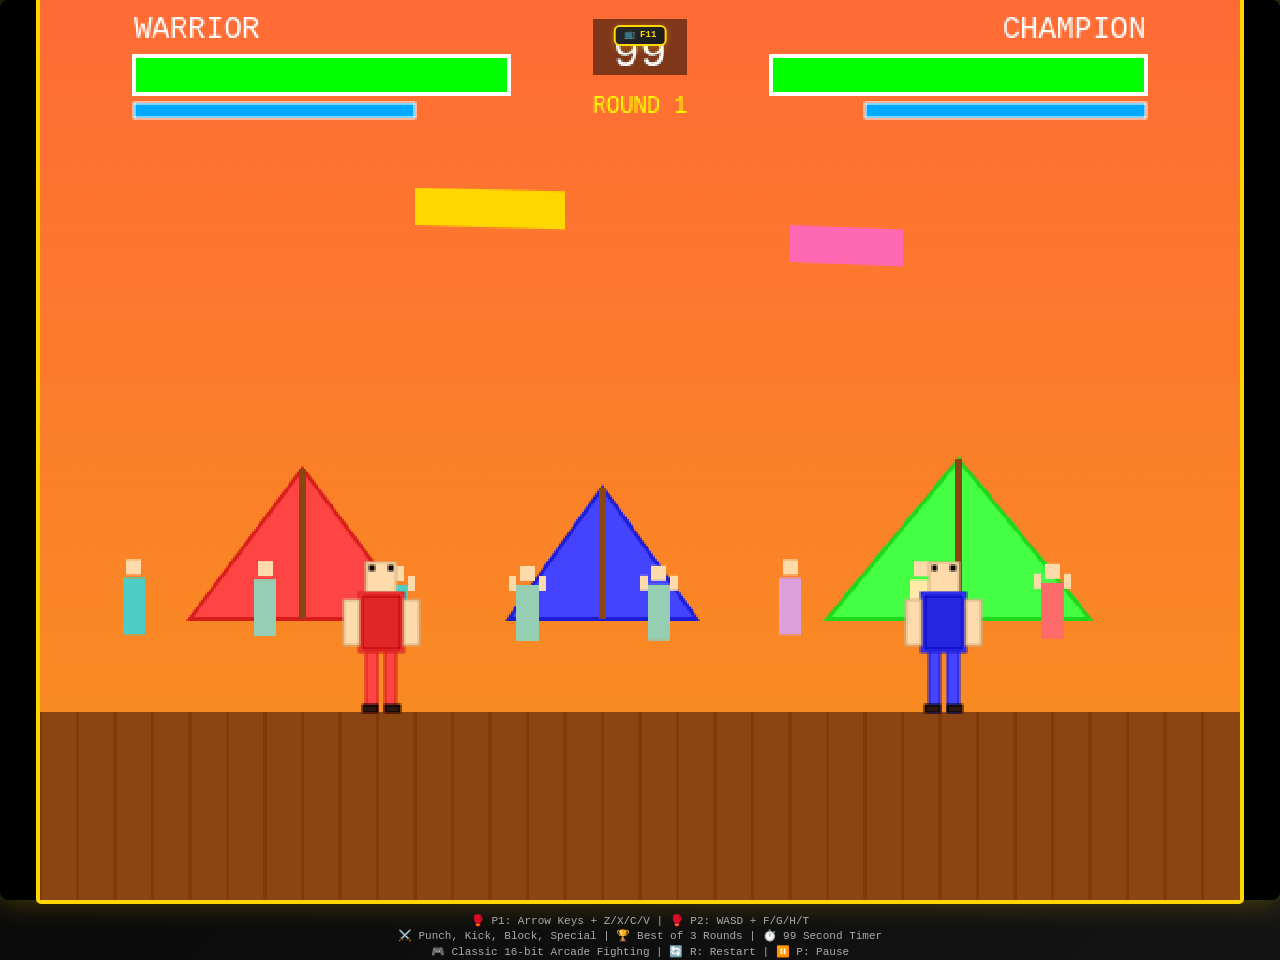
<file: index.html>
<!DOCTYPE html>
<html lang="pt-BR">
<head>
    <meta charset="UTF-8">
    <meta name="viewport" content="width=device-width, initial-scale=1.0">
    <title>Pixel Warriors - Classic Arcade Fighting Game</title>
    <link rel="stylesheet" href="style.css">
</head>
<body>
    <div id="gameContainer">
        <div class="game-info">
            PIXEL WARRIORS - ARCADE FIGHTER
        </div>
        <canvas id="gameCanvas"></canvas>
        <button id="fullscreenBtn" class="fullscreen-btn" title="Tela Cheia (F11)">
            📺 F11
        </button>
        <div class="controls">
            🥊 P1: Arrow Keys + Z/X/C/V | 🥊 P2: WASD + F/G/H/T<br>
            ⚔️ Punch, Kick, Block, Special | 🏆 Best of 3 Rounds | ⏱️ 99 Second Timer<br>
            🎮 Classic 16-bit Arcade Fighting | 🔄 R: Restart | ⏸️ P: Pause
        </div>
    </div>
    
    <!-- Mobile Touch Controls for Fighting Game -->
    <div id="mobileControls" class="mobile-controls">
        <!-- Movement Controls (Left) -->
        <div class="controls-left">
            <div class="dpad">
                <div class="dpad-button dpad-up" data-key="ArrowUp">↑</div>
                <div class="dpad-button dpad-down" data-key="ArrowDown">↓</div>
                <div class="dpad-button dpad-left" data-key="ArrowLeft">←</div>
                <div class="dpad-button dpad-right" data-key="ArrowRight">→</div>
                <div class="dpad-center"></div>
            </div>
        </div>

        <!-- System Controls (Center) -->
        <div class="controls-center">
            <div class="system-buttons">
                <div class="system-button" data-key="KeyP" title="Pause">PAUSE</div>
                <div class="system-button" data-key="KeyR" title="Restart">RESTART</div>
            </div>
        </div>
        
        <!-- Fighting Controls (Right) -->
        <div class="controls-right">
            <div class="action-buttons">
                <div class="action-button punch" data-key="KeyZ" title="Punch">
                    👊
                </div>
                <div class="action-button kick" data-key="KeyX" title="Kick">
                    🦵
                </div>
                <div class="action-button block" data-key="KeyC" title="Block">
                    🛡️
                </div>
                <div class="action-button special" data-key="KeyV" title="Special">
                    ⚡
                </div>
            </div>
        </div>
    </div>
    <script src="game.js"></script>
</body>
</html>
</file>
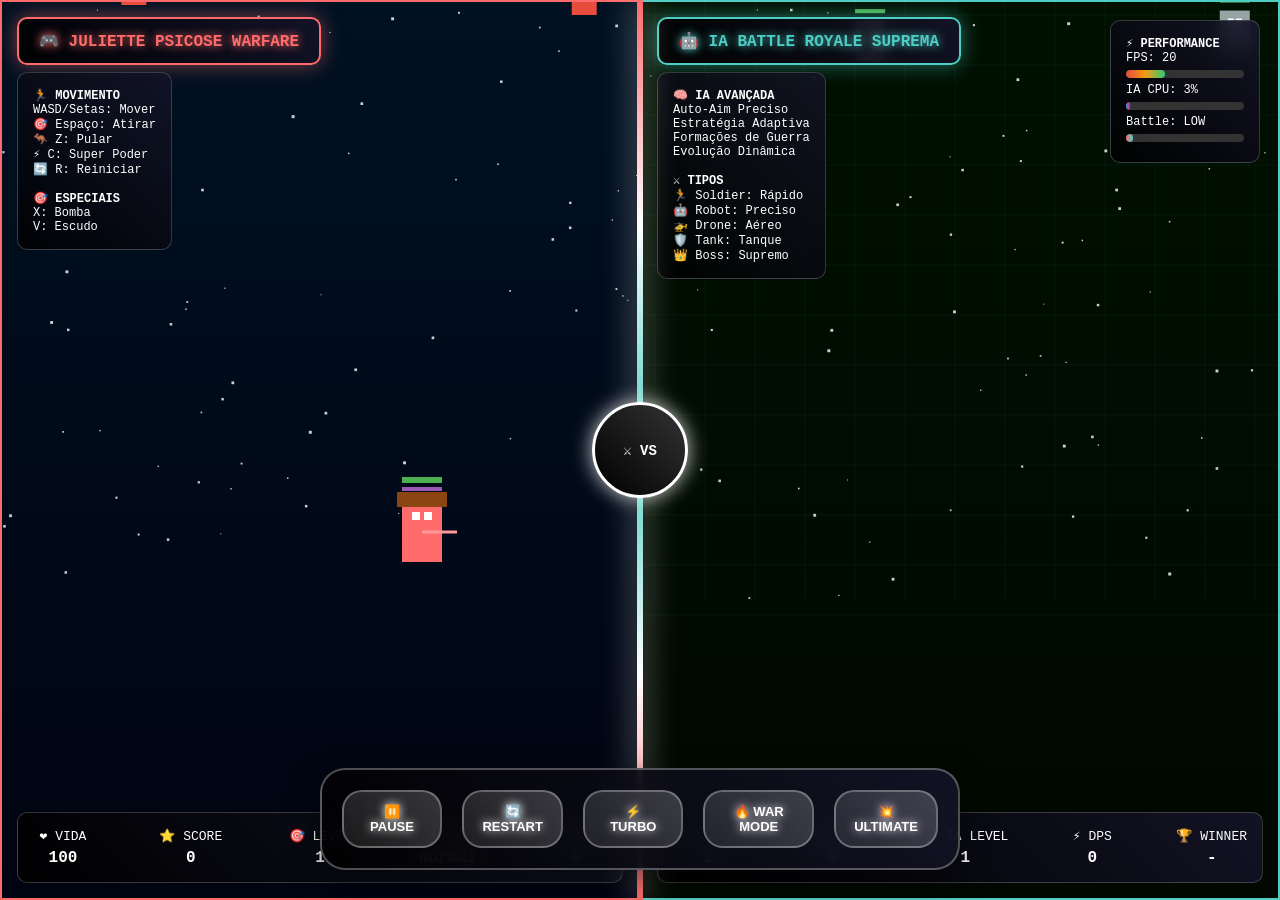
<file: battle_royale_split.html>
<!DOCTYPE html>
<html lang="pt-BR">
<head>
    <meta charset="UTF-8">
    <meta name="viewport" content="width=device-width, initial-scale=1.0">
    <title>Juliette 2D - Battle Royale: Juliette vs IA Suprema</title>
    <style>
        * {
            margin: 0;
            padding: 0;
            box-sizing: border-box;
        }
        
        body {
            background: linear-gradient(45deg, #0f0f23, #1a1a2e, #16213e, #2d1b69);
            background-size: 400% 400%;
            animation: gradientShift 10s ease infinite;
            font-family: 'Courier New', monospace;
            color: white;
            overflow: hidden;
        }
        
        @keyframes gradientShift {
            0%, 100% { background-position: 0% 50%; }
            50% { background-position: 100% 50%; }
        }
        
        #gameContainer {
            width: 100vw;
            height: 100vh;
            display: flex;
            position: relative;
        }
        
        .game-panel {
            width: 50%;
            height: 100vh;
            position: relative;
            border: 2px solid;
            overflow: hidden;
        }
        
        .juliette-panel {
            border-color: #ff6b6b;
            box-shadow: inset 0 0 50px rgba(255, 107, 107, 0.2);
        }
        
        .ai-panel {
            border-color: #4ecdc4;
            box-shadow: inset 0 0 50px rgba(76, 205, 196, 0.2);
        }
        
        .game-panel canvas {
            width: 100%;
            height: 100%;
            background: radial-gradient(ellipse at center, #111 0%, #000 100%);
            image-rendering: pixelated;
        }
        
        .panel-header {
            position: absolute;
            top: 15px;
            left: 15px;
            z-index: 100;
            background: linear-gradient(45deg, rgba(0,0,0,0.9), rgba(20,20,40,0.9));
            padding: 12px 20px;
            border-radius: 10px;
            font-size: 16px;
            font-weight: bold;
            backdrop-filter: blur(10px);
            border: 2px solid;
            text-shadow: 0 0 10px currentColor;
        }
        
        .juliette-panel .panel-header {
            color: #ff6b6b;
            border-color: #ff6b6b;
            box-shadow: 0 0 20px rgba(255, 107, 107, 0.5);
        }
        
        .ai-panel .panel-header {
            color: #4ecdc4;
            border-color: #4ecdc4;
            box-shadow: 0 0 20px rgba(76, 205, 196, 0.5);
        }
        
        .divider {
            position: absolute;
            left: 50%;
            top: 0;
            width: 6px;
            height: 100vh;
            background: linear-gradient(to bottom, 
                #ff6b6b 0%, 
                #ffffff 25%,
                #4ecdc4 50%,
                #ffffff 75%,
                #ff6b6b 100%);
            transform: translateX(-50%);
            z-index: 200;
            box-shadow: 0 0 30px rgba(255, 255, 255, 0.8);
            animation: dividerPulse 3s ease-in-out infinite;
        }
        
        @keyframes dividerPulse {
            0%, 100% { box-shadow: 0 0 30px rgba(255, 255, 255, 0.8); }
            50% { box-shadow: 0 0 60px rgba(255, 255, 255, 1); }
        }
        
        .divider::before {
            content: "⚔️\AVS";
            position: absolute;
            top: 50%;
            left: 50%;
            transform: translate(-50%, -50%);
            background: linear-gradient(45deg, #000, #333);
            color: #fff;
            padding: 15px;
            border-radius: 50%;
            font-weight: bold;
            font-size: 14px;
            width: 60px;
            height: 60px;
            display: flex;
            align-items: center;
            justify-content: center;
            border: 3px solid #fff;
            box-shadow: 0 0 20px rgba(255, 255, 255, 0.8);
            animation: vsRotate 4s linear infinite;
            text-align: center;
        }
        
        @keyframes vsRotate {
            from { transform: translate(-50%, -50%) rotate(0deg); }
            to { transform: translate(-50%, -50%) rotate(360deg); }
        }
        
        .stats-panel {
            position: absolute;
            bottom: 15px;
            left: 15px;
            right: 15px;
            background: linear-gradient(45deg, rgba(0,0,0,0.9), rgba(20,20,40,0.9));
            padding: 15px;
            border-radius: 10px;
            display: flex;
            justify-content: space-between;
            font-size: 13px;
            z-index: 100;
            backdrop-filter: blur(10px);
            border: 1px solid rgba(255,255,255,0.2);
        }
        
        .stat-item {
            display: flex;
            flex-direction: column;
            align-items: center;
            min-width: 60px;
        }
        
        .stat-value {
            font-size: 16px;
            font-weight: bold;
            margin-top: 5px;
        }
        
        .controls-info {
            position: absolute;
            top: 70px;
            left: 15px;
            background: linear-gradient(45deg, rgba(0,0,0,0.8), rgba(20,20,40,0.8));
            padding: 15px;
            border-radius: 10px;
            font-size: 12px;
            max-width: 200px;
            z-index: 100;
            backdrop-filter: blur(10px);
            border: 1px solid rgba(255,255,255,0.2);
        }
        
        .battle-controls {
            position: fixed;
            bottom: 30px;
            left: 50%;
            transform: translateX(-50%);
            z-index: 300;
            display: flex;
            gap: 20px;
            background: linear-gradient(45deg, rgba(0,0,0,0.9), rgba(20,20,40,0.9));
            padding: 20px;
            border-radius: 25px;
            backdrop-filter: blur(15px);
            border: 2px solid rgba(255,255,255,0.3);
            box-shadow: 0 10px 30px rgba(0,0,0,0.5);
        }
        
        .control-btn {
            background: linear-gradient(45deg, rgba(255, 255, 255, 0.1), rgba(255, 255, 255, 0.2));
            border: 2px solid rgba(255, 255, 255, 0.3);
            color: white;
            padding: 12px 18px;
            border-radius: 20px;
            font-size: 13px;
            font-weight: bold;
            cursor: pointer;
            backdrop-filter: blur(10px);
            transition: all 0.3s ease;
            text-shadow: 0 0 10px currentColor;
            min-width: 100px;
        }
        
        .control-btn:hover {
            background: linear-gradient(45deg, rgba(255, 255, 255, 0.2), rgba(255, 255, 255, 0.3));
            border-color: rgba(255, 255, 255, 0.6);
            transform: translateY(-2px);
            box-shadow: 0 5px 15px rgba(255, 255, 255, 0.3);
        }
        
        .control-btn.active {
            background: linear-gradient(45deg, #4ecdc4, #45b7b8);
            border-color: #4ecdc4;
            transform: scale(1.05);
            box-shadow: 0 0 20px rgba(76, 205, 196, 0.6);
        }
        
        .war-mode {
            background: linear-gradient(45deg, #e74c3c, #c0392b) !important;
            border-color: #e74c3c !important;
            animation: warPulse 1s ease-in-out infinite;
        }
        
        @keyframes warPulse {
            0%, 100% { box-shadow: 0 0 20px rgba(231, 76, 60, 0.6); }
            50% { box-shadow: 0 0 40px rgba(231, 76, 60, 1); }
        }
        
        .performance-meter {
            position: fixed;
            top: 20px;
            right: 20px;
            background: linear-gradient(45deg, rgba(0,0,0,0.9), rgba(20,20,40,0.9));
            padding: 15px;
            border-radius: 10px;
            z-index: 300;
            backdrop-filter: blur(10px);
            border: 1px solid rgba(255,255,255,0.2);
            font-size: 12px;
            min-width: 150px;
        }
        
        .meter-bar {
            width: 100%;
            height: 8px;
            background: #333;
            border-radius: 4px;
            margin: 5px 0;
            overflow: hidden;
        }
        
        .meter-fill {
            height: 100%;
            border-radius: 4px;
            transition: width 0.3s ease;
        }
        
        .fps-fill { background: linear-gradient(to right, #e74c3c, #f39c12, #2ecc71); }
        .ai-fill { background: linear-gradient(to right, #3498db, #9b59b6, #e91e63); }
        .battle-fill { background: linear-gradient(to right, #ff6b6b, #4ecdc4); }
        
        /* Responsivo */
        @media (max-width: 768px) {
            #gameContainer { flex-direction: column; }
            .game-panel { width: 100%; height: 50vh; }
            .divider { left: 0; top: 50%; width: 100vw; height: 6px; transform: translateY(-50%); }
            .divider::before { left: 50%; top: 50%; }
            .battle-controls { 
                bottom: 10px; 
                padding: 15px; 
                gap: 10px;
                flex-wrap: wrap;
                max-width: 90vw;
            }
            .control-btn { 
                padding: 10px 12px; 
                font-size: 11px; 
                min-width: 80px;
            }
        }
    </style>
</head>
<body>
    <div id="gameContainer">
        <!-- Painel da Juliette -->
        <div class="game-panel juliette-panel">
            <div class="panel-header">
                🎮 JULIETTE PSICOSE WARFARE
            </div>
            <div class="controls-info">
                <strong>🏃 MOVIMENTO</strong><br>
                WASD/Setas: Mover<br>
                🎯 Espaço: Atirar<br>
                🦘 Z: Pular<br>
                ⚡ C: Super Poder<br>
                🔄 R: Reiniciar<br><br>
                <strong>🎯 ESPECIAIS</strong><br>
                X: Bomba<br>
                V: Escudo
            </div>
            <canvas id="julietteCanvas" width="800" height="600"></canvas>
            <div class="stats-panel">
                <div class="stat-item">
                    <span>❤️ VIDA</span>
                    <span class="stat-value" id="julietteHealth">100</span>
                </div>
                <div class="stat-item">
                    <span>⭐ SCORE</span>
                    <span class="stat-value" id="julietteScore">0</span>
                </div>
                <div class="stat-item">
                    <span>🎯 LEVEL</span>
                    <span class="stat-value" id="julietteLevel">1</span>
                </div>
                <div class="stat-item">
                    <span>🔫 ARMA</span>
                    <span class="stat-value" id="julietteWeapon">Normal</span>
                </div>
                <div class="stat-item">
                    <span>💀 KILLS</span>
                    <span class="stat-value" id="julietteKills">0</span>
                </div>
            </div>
        </div>
        
        <!-- Painel Battle Royale IA -->
        <div class="game-panel ai-panel">
            <div class="panel-header">
                🤖 IA BATTLE ROYALE SUPREMA
            </div>
            <div class="controls-info">
                <strong>🧠 IA AVANÇADA</strong><br>
                Auto-Aim Preciso<br>
                Estratégia Adaptiva<br>
                Formações de Guerra<br>
                Evolução Dinâmica<br><br>
                <strong>⚔️ TIPOS</strong><br>
                🏃 Soldier: Rápido<br>
                🤖 Robot: Preciso<br>
                🚁 Drone: Aéreo<br>
                🛡️ Tank: Tanque<br>
                👑 Boss: Supremo
            </div>
            <canvas id="aiCanvas" width="800" height="600"></canvas>
            <div class="stats-panel">
                <div class="stat-item">
                    <span>🤖 ATIVOS</span>
                    <span class="stat-value" id="enemyCount">0</span>
                </div>
                <div class="stat-item">
                    <span>💀 MORTOS</span>
                    <span class="stat-value" id="enemyKills">0</span>
                </div>
                <div class="stat-item">
                    <span>🧠 IA LEVEL</span>
                    <span class="stat-value" id="aiLevel">1</span>
                </div>
                <div class="stat-item">
                    <span>⚡ DPS</span>
                    <span class="stat-value" id="aiDPS">0</span>
                </div>
                <div class="stat-item">
                    <span>🏆 WINNER</span>
                    <span class="stat-value" id="aiWinner">-</span>
                </div>
            </div>
        </div>
        
        <div class="divider"></div>
    </div>
    
    <!-- Medidor de Performance -->
    <div class="performance-meter">
        <div><strong>⚡ PERFORMANCE</strong></div>
        <div>FPS: <span id="fpsCounter">60</span></div>
        <div class="meter-bar"><div class="meter-fill fps-fill" id="fpsMeter"></div></div>
        
        <div>IA CPU: <span id="aiCpu">0%</span></div>
        <div class="meter-bar"><div class="meter-fill ai-fill" id="aiMeter"></div></div>
        
        <div>Battle: <span id="battleIntensity">LOW</span></div>
        <div class="meter-bar"><div class="meter-fill battle-fill" id="battleMeter"></div></div>
    </div>
    
    <!-- Controles de Batalha -->
    <div class="battle-controls">
        <button class="control-btn" id="pauseBtn">⏸️ PAUSE</button>
        <button class="control-btn" id="restartBtn">🔄 RESTART</button>
        <button class="control-btn" id="speedBtn">⚡ TURBO</button>
        <button class="control-btn" id="aiWarBtn">🔥 WAR MODE</button>
        <button class="control-btn" id="ultimateBtn">💥 ULTIMATE</button>
    </div>
    
    <script>
        // ====================================
        // SISTEMA BATTLE ROYALE AVANÇADO
        // ====================================
        
        class BattleRoyaleGame {
            constructor() {
                this.julietteCanvas = document.getElementById('julietteCanvas');
                this.aiCanvas = document.getElementById('aiCanvas');
                this.julietteCtx = this.julietteCanvas.getContext('2d');
                this.aiCtx = this.aiCanvas.getContext('2d');
                
                this.gameSpeed = 1;
                this.isPaused = false;
                this.warMode = false;
                this.ultimateMode = false;
                
                this.performanceMetrics = {
                    fps: 60,
                    frameCount: 0,
                    lastTime: performance.now(),
                    aiCpu: 0,
                    battleIntensity: 0
                };
                
                this.initializeGames();
                this.setupEventListeners();
                this.startGameLoops();
                this.startPerformanceMonitoring();
                
                console.log('⚔️ Sistema Battle Royale inicializado!');
            }
            
            initializeGames() {
                this.julietteGame = new AdvancedJulietteGame(this.julietteCanvas, this.julietteCtx);
                this.aiGame = new SupremeAIGame(this.aiCanvas, this.aiCtx);
                this.resizeCanvases();
            }
            
            resizeCanvases() {
                const updateCanvas = (canvas) => {
                    const rect = canvas.getBoundingClientRect();
                    canvas.width = Math.floor(rect.width);
                    canvas.height = Math.floor(rect.height);
                };
                
                updateCanvas(this.julietteCanvas);
                updateCanvas(this.aiCanvas);
            }
            
            setupEventListeners() {
                document.getElementById('pauseBtn').addEventListener('click', () => this.togglePause());
                document.getElementById('restartBtn').addEventListener('click', () => this.restart());
                document.getElementById('speedBtn').addEventListener('click', () => this.toggleTurbo());
                document.getElementById('aiWarBtn').addEventListener('click', () => this.toggleWarMode());
                document.getElementById('ultimateBtn').addEventListener('click', () => this.activateUltimate());
                
                document.addEventListener('keydown', (e) => this.handleKeyDown(e));
                window.addEventListener('resize', () => this.resizeCanvases());
            }
            
            handleKeyDown(e) {
                switch(e.key.toLowerCase()) {
                    case 'p': this.togglePause(); break;
                    case 'r': this.restart(); break;
                    case '1': this.toggleTurbo(); break;
                    case '2': this.toggleWarMode(); break;
                    case '3': this.activateUltimate(); break;
                }
                
                this.julietteGame.handleKeyDown(e);
            }
            
            togglePause() {
                this.isPaused = !this.isPaused;
                const btn = document.getElementById('pauseBtn');
                btn.innerHTML = this.isPaused ? '▶️ PLAY' : '⏸️ PAUSE';
                btn.classList.toggle('active', this.isPaused);
            }
            
            restart() {
                this.julietteGame.restart();
                this.aiGame.restart();
                this.warMode = false;
                this.ultimateMode = false;
                this.updateButtonStates();
                
                const btn = document.getElementById('restartBtn');
                btn.classList.add('active');
                setTimeout(() => btn.classList.remove('active'), 300);
            }
            
            toggleTurbo() {
                this.gameSpeed = this.gameSpeed === 1 ? 3 : 1;
                const btn = document.getElementById('speedBtn');
                btn.innerHTML = this.gameSpeed === 3 ? '🏃 TURBO' : '⚡ TURBO';
                btn.classList.toggle('active', this.gameSpeed === 3);
            }
            
            toggleWarMode() {
                this.warMode = !this.warMode;
                this.aiGame.setWarMode(this.warMode);
                const btn = document.getElementById('aiWarBtn');
                btn.innerHTML = this.warMode ? '🔥 WAR ON!' : '🔥 WAR MODE';
                btn.classList.toggle('war-mode', this.warMode);
            }
            
            activateUltimate() {
                if (!this.ultimateMode) {
                    this.ultimateMode = true;
                    this.julietteGame.activateUltimate();
                    this.aiGame.activateUltimate();
                    
                    const btn = document.getElementById('ultimateBtn');
                    btn.innerHTML = '💥 ULTIMATE!';
                    btn.classList.add('active');
                    
                    setTimeout(() => {
                        this.ultimateMode = false;
                        btn.innerHTML = '💥 ULTIMATE';
                        btn.classList.remove('active');
                    }, 10000);
                }
            }
            
            updateButtonStates() {
                document.querySelectorAll('.control-btn').forEach(btn => {
                    if (!btn.id.includes('pauseBtn')) {
                        btn.classList.remove('active', 'war-mode');
                    }
                });
            }
            
            startGameLoops() {
                const gameLoop = (currentTime) => {
                    if (!this.isPaused) {
                        const iterations = Math.floor(this.gameSpeed);
                        for (let i = 0; i < iterations; i++) {
                            this.julietteGame.update();
                            this.aiGame.update();
                        }
                        
                        this.julietteGame.draw();
                        this.aiGame.draw();
                        this.updateStats();
                        this.updatePerformanceMetrics(currentTime);
                    }
                    
                    requestAnimationFrame(gameLoop);
                };
                
                gameLoop(performance.now());
            }
            
            startPerformanceMonitoring() {
                setInterval(() => {
                    this.updatePerformanceDisplay();
                }, 1000);
            }
            
            updatePerformanceMetrics(currentTime) {
                const deltaTime = currentTime - this.performanceMetrics.lastTime;
                this.performanceMetrics.frameCount++;
                
                if (deltaTime >= 1000) {
                    this.performanceMetrics.fps = Math.round((this.performanceMetrics.frameCount * 1000) / deltaTime);
                    this.performanceMetrics.frameCount = 0;
                    this.performanceMetrics.lastTime = currentTime;
                }
                
                // Calcular intensidade da batalha
                const totalEntities = this.julietteGame.getTotalEntities() + this.aiGame.getTotalEntities();
                this.performanceMetrics.battleIntensity = Math.min(100, totalEntities * 2);
                
                // Simular carga de CPU da IA
                this.performanceMetrics.aiCpu = Math.min(100, this.aiGame.enemies.length * 3 + (this.warMode ? 20 : 0));
            }
            
            updatePerformanceDisplay() {
                const metrics = this.performanceMetrics;
                
                document.getElementById('fpsCounter').textContent = metrics.fps;
                document.getElementById('fpsMeter').style.width = Math.min(100, (metrics.fps / 60) * 100) + '%';
                
                document.getElementById('aiCpu').textContent = metrics.aiCpu + '%';
                document.getElementById('aiMeter').style.width = metrics.aiCpu + '%';
                
                const intensityText = metrics.battleIntensity > 70 ? 'EXTREME' : 
                                     metrics.battleIntensity > 40 ? 'HIGH' : 
                                     metrics.battleIntensity > 20 ? 'MEDIUM' : 'LOW';
                document.getElementById('battleIntensity').textContent = intensityText;
                document.getElementById('battleMeter').style.width = metrics.battleIntensity + '%';
            }
            
            updateStats() {
                // Stats da Juliette
                document.getElementById('julietteHealth').textContent = this.julietteGame.player.health;
                document.getElementById('julietteScore').textContent = this.julietteGame.score;
                document.getElementById('julietteLevel').textContent = this.julietteGame.level;
                document.getElementById('julietteWeapon').textContent = this.julietteGame.player.weapon;
                document.getElementById('julietteKills').textContent = this.julietteGame.kills;
                
                // Stats da IA
                document.getElementById('enemyCount').textContent = this.aiGame.enemies.length;
                document.getElementById('enemyKills').textContent = this.aiGame.totalKills;
                document.getElementById('aiLevel').textContent = this.aiGame.difficultyLevel;
                document.getElementById('aiDPS').textContent = Math.round(this.aiGame.dps);
                document.getElementById('aiWinner').textContent = this.aiGame.lastWinner || '-';
            }
        }
        
        // ====================================
        // JOGO AVANÇADO DA JULIETTE
        // ====================================
        
        class AdvancedJulietteGame {
            constructor(canvas, ctx) {
                this.canvas = canvas;
                this.ctx = ctx;
                this.player = new SuperJuliette(canvas.width / 2, canvas.height - 100);
                this.bullets = [];
                this.enemies = [];
                this.particles = [];
                this.powerups = [];
                this.explosions = [];
                this.score = 0;
                this.level = 1;
                this.kills = 0;
                this.keys = {};
                this.ultimateActive = false;
                this.backgroundEffects = new BackgroundEffects();
            }
            
            handleKeyDown(e) {
                this.keys[e.key.toLowerCase()] = true;
                this.keys[e.code.toLowerCase()] = true;
            }
            
            activateUltimate() {
                this.ultimateActive = true;
                this.player.activateUltimate();
                setTimeout(() => {
                    this.ultimateActive = false;
                    this.player.deactivateUltimate();
                }, 10000);
            }
            
            update() {
                this.handleInput();
                this.player.update();
                this.updateBullets();
                this.updateEnemies();
                this.updateParticles();
                this.updateExplosions();
                this.updatePowerups();
                this.spawnEnemies();
                this.checkCollisions();
                this.backgroundEffects.update();
                
                // Limpar keys após frame
                setTimeout(() => this.keys = {}, 16);
            }
            
            handleInput() {
                const player = this.player;
                
                if (this.keys['a'] || this.keys['arrowleft']) player.moveLeft();
                if (this.keys['d'] || this.keys['arrowright']) player.moveRight();
                if (this.keys['w'] || this.keys['arrowup']) player.aimUp();
                if (this.keys['s'] || this.keys['arrowdown']) player.aimDown();
                if (this.keys[' '] || this.keys['space']) this.shoot();
                if (this.keys['z']) player.jump();
                if (this.keys['c']) player.useSpecialPower();
                if (this.keys['x']) player.useBomb();
                if (this.keys['v']) player.activateShield();
            }
            
            shoot() {
                const bullets = this.player.shoot();
                if (bullets) {
                    this.bullets.push(...(Array.isArray(bullets) ? bullets : [bullets]));
                }
            }
            
            spawnEnemies() {
                if (Math.random() < 0.02 + this.level * 0.001) {
                    const enemy = new BasicEnemy(
                        Math.random() * this.canvas.width,
                        -50,
                        'soldier'
                    );
                    this.enemies.push(enemy);
                }
            }
            
            updateBullets() {
                this.bullets = this.bullets.filter(bullet => {
                    bullet.update();
                    return bullet.isAlive() && this.isInBounds(bullet);
                });
            }
            
            updateEnemies() {
                this.enemies = this.enemies.filter(enemy => {
                    enemy.update(this.player);
                    return enemy.health > 0 && this.isInBounds(enemy);
                });
            }
            
            updateParticles() {
                this.particles = this.particles.filter(particle => {
                    particle.update();
                    return particle.life > 0;
                });
            }
            
            updateExplosions() {
                this.explosions = this.explosions.filter(explosion => {
                    explosion.update();
                    return explosion.life > 0;
                });
            }
            
            updatePowerups() {
                this.powerups = this.powerups.filter(powerup => {
                    powerup.update();
                    return powerup.life > 0;
                });
            }
            
            checkCollisions() {
                // Bullet-enemy collisions
                this.bullets.forEach((bullet, bIndex) => {
                    this.enemies.forEach((enemy, eIndex) => {
                        if (this.collision(bullet, enemy)) {
                            this.createExplosion(enemy.x, enemy.y, '#ff6b6b');
                            enemy.takeDamage(bullet.damage);
                            this.bullets.splice(bIndex, 1);
                            if (enemy.health <= 0) {
                                this.score += enemy.scoreValue;
                                this.kills++;
                                this.enemies.splice(eIndex, 1);
                                this.spawnPowerup(enemy.x, enemy.y);
                            }
                        }
                    });
                });
                
                // Player-enemy collisions
                this.enemies.forEach(enemy => {
                    if (this.collision(this.player, enemy) && !this.player.isInvulnerable()) {
                        this.player.takeDamage(enemy.damage);
                        this.createExplosion(this.player.x, this.player.y, '#ffff00');
                    }
                });
                
                // Player-powerup collisions
                this.powerups.forEach((powerup, index) => {
                    if (this.collision(this.player, powerup)) {
                        this.player.applyPowerup(powerup.type);
                        this.powerups.splice(index, 1);
                    }
                });
            }
            
            collision(obj1, obj2) {
                return obj1.x < obj2.x + obj2.width &&
                       obj1.x + obj1.width > obj2.x &&
                       obj1.y < obj2.y + obj2.height &&
                       obj1.y + obj1.height > obj2.y;
            }
            
            isInBounds(obj) {
                return obj.x > -100 && obj.x < this.canvas.width + 100 &&
                       obj.y > -100 && obj.y < this.canvas.height + 100;
            }
            
            createExplosion(x, y, color, intensity = 1) {
                for (let i = 0; i < 8 * intensity; i++) {
                    this.particles.push(new AdvancedParticle(x, y, color, intensity));
                }
                this.explosions.push(new Explosion(x, y, intensity));
            }
            
            spawnPowerup(x, y) {
                if (Math.random() < 0.3) {
                    const types = ['health', 'weapon', 'shield', 'speed'];
                    const type = types[Math.floor(Math.random() * types.length)];
                    this.powerups.push(new Powerup(x, y, type));
                }
            }
            
            getTotalEntities() {
                return this.bullets.length + this.enemies.length + this.particles.length + this.explosions.length;
            }
            
            draw() {
                // Clear with gradient
                const gradient = this.ctx.createLinearGradient(0, 0, 0, this.canvas.height);
                gradient.addColorStop(0, '#001122');
                gradient.addColorStop(1, '#000411');
                this.ctx.fillStyle = gradient;
                this.ctx.fillRect(0, 0, this.canvas.width, this.canvas.height);
                
                // Background effects
                this.backgroundEffects.draw(this.ctx);
                
                // Ultimate mode overlay
                if (this.ultimateActive) {
                    this.ctx.fillStyle = 'rgba(255, 107, 107, 0.1)';
                    this.ctx.fillRect(0, 0, this.canvas.width, this.canvas.height);
                }
                
                // Draw game entities
                this.explosions.forEach(explosion => explosion.draw(this.ctx));
                this.particles.forEach(particle => particle.draw(this.ctx));
                this.powerups.forEach(powerup => powerup.draw(this.ctx));
                this.bullets.forEach(bullet => bullet.draw(this.ctx));
                this.enemies.forEach(enemy => enemy.draw(this.ctx));
                this.player.draw(this.ctx);
            }
            
            restart() {
                this.player = new SuperJuliette(this.canvas.width / 2, this.canvas.height - 100);
                this.bullets = [];
                this.enemies = [];
                this.particles = [];
                this.powerups = [];
                this.explosions = [];
                this.score = 0;
                this.level = 1;
                this.kills = 0;
                this.ultimateActive = false;
            }
        }
        
        // ====================================
        // JOGO IA SUPREMA
        // ====================================
        
        class SupremeAIGame {
            constructor(canvas, ctx) {
                this.canvas = canvas;
                this.ctx = ctx;
                this.enemies = [];
                this.bullets = [];
                this.particles = [];
                this.explosions = [];
                this.totalKills = 0;
                this.difficultyLevel = 1;
                this.warMode = false;
                this.ultimateActive = false;
                this.dps = 0;
                this.lastWinner = null;
                this.backgroundEffects = new AIBackgroundEffects();
                this.battleManager = new BattleManager();
            }
            
            setWarMode(active) {
                this.warMode = active;
                this.enemies.forEach(enemy => enemy.setWarMode(active));
            }
            
            activateUltimate() {
                this.ultimateActive = true;
                this.enemies.forEach(enemy => enemy.activateUltimate());
                setTimeout(() => {
                    this.ultimateActive = false;
                    this.enemies.forEach(enemy => enemy.deactivateUltimate());
                }, 10000);
            }
            
            update() {
                this.spawnSupremeEnemies();
                this.updateEnemies();
                this.updateBullets();
                this.updateParticles();
                this.updateExplosions();
                this.checkSupremeCollisions();
                this.manageBattleFormations();
                this.calculateDPS();
                this.backgroundEffects.update();
                this.battleManager.update(this.enemies);
            }
            
            spawnSupremeEnemies() {
                const spawnRate = this.warMode ? 0.1 : 0.05;
                const maxEnemies = this.warMode ? 25 : 15;
                
                if (Math.random() < spawnRate && this.enemies.length < maxEnemies) {
                    const types = ['soldier', 'robot', 'drone', 'tank', 'boss'];
                    const weights = [40, 30, 20, 15, 5];
                    const type = this.weightedChoice(types, weights);
                    
                    const enemy = new SupremeAIEnemy(
                        Math.random() * this.canvas.width,
                        Math.random() * 100 - 50,
                        type,
                        this.difficultyLevel
                    );
                    
                    if (this.warMode) enemy.setWarMode(true);
                    if (this.ultimateActive) enemy.activateUltimate();
                    
                    this.enemies.push(enemy);
                }
            }
            
            weightedChoice(choices, weights) {
                const totalWeight = weights.reduce((sum, w) => sum + w, 0);
                let random = Math.random() * totalWeight;
                
                for (let i = 0; i < choices.length; i++) {
                    random -= weights[i];
                    if (random <= 0) return choices[i];
                }
                return choices[0];
            }
            
            updateEnemies() {
                this.enemies.forEach(enemy => {
                    enemy.updateSupremeAI(this.enemies);
                    
                    if (Math.random() < enemy.getShootProbability()) {
                        const bullets = enemy.shootSupreme();
                        if (bullets) {
                            this.bullets.push(...(Array.isArray(bullets) ? bullets : [bullets]));
                        }
                    }
                });
                
                this.enemies = this.enemies.filter(enemy => {
                    if (enemy.health <= 0) {
                        this.totalKills++;
                        this.createExplosion(enemy.x, enemy.y, enemy.color, enemy.explosionIntensity);
                        this.lastWinner = enemy.killer ? enemy.killer.type : 'Unknown';
                        return false;
                    }
                    return this.isInBounds(enemy);
                });
            }
            
            updateBullets() {
                this.bullets = this.bullets.filter(bullet => {
                    bullet.update();
                    return bullet.isAlive() && this.isInBounds(bullet);
                });
            }
            
            updateParticles() {
                this.particles = this.particles.filter(particle => {
                    particle.update();
                    return particle.life > 0;
                });
            }
            
            updateExplosions() {
                this.explosions = this.explosions.filter(explosion => {
                    explosion.update();
                    return explosion.life > 0;
                });
            }
            
            checkSupremeCollisions() {
                // AI vs AI combat
                this.bullets.forEach((bullet, bIndex) => {
                    this.enemies.forEach((enemy, eIndex) => {
                        if (this.collision(bullet, enemy) && bullet.owner !== enemy) {
                            enemy.takeDamage(bullet.damage);
                            enemy.killer = bullet.owner;
                            this.bullets.splice(bIndex, 1);
                            this.createExplosion(enemy.x, enemy.y, '#4ecdc4', 0.5);
                        }
                    });
                });
                
                // Enemy collision avoidance
                for (let i = 0; i < this.enemies.length; i++) {
                    for (let j = i + 1; j < this.enemies.length; j++) {
                        const dist = this.distance(this.enemies[i], this.enemies[j]);
                        if (dist < 60) {
                            this.separateEnemies(this.enemies[i], this.enemies[j]);
                        }
                    }
                }
            }
            
            manageBattleFormations() {
                // Group enemies by type for formation tactics
                const groups = {};
                this.enemies.forEach(enemy => {
                    if (!groups[enemy.type]) groups[enemy.type] = [];
                    groups[enemy.type].push(enemy);
                });
                
                // Apply formation logic
                Object.entries(groups).forEach(([type, enemies]) => {
                    if (enemies.length >= 3) {
                        this.applyFormation(enemies, type);
                    }
                });
            }
            
            applyFormation(enemies, type) {
                const centerX = enemies.reduce((sum, e) => sum + e.x, 0) / enemies.length;
                const centerY = enemies.reduce((sum, e) => sum + e.y, 0) / enemies.length;
                
                enemies.forEach((enemy, index) => {
                    const angle = (index / enemies.length) * Math.PI * 2;
                    const radius = type === 'tank' ? 80 : 50;
                    enemy.formationTarget = {
                        x: centerX + Math.cos(angle) * radius,
                        y: centerY + Math.sin(angle) * radius
                    };
                });
            }
            
            calculateDPS() {
                const recentDamage = this.enemies.reduce((sum, enemy) => sum + (enemy.recentDamage || 0), 0);
                this.dps = this.dps * 0.9 + recentDamage * 0.1; // Smooth average
            }
            
            collision(obj1, obj2) {
                return obj1.x < obj2.x + obj2.width &&
                       obj1.x + obj1.width > obj2.x &&
                       obj1.y < obj2.y + obj2.height &&
                       obj1.y + obj1.height > obj2.y;
            }
            
            distance(obj1, obj2) {
                const dx = obj1.x - obj2.x;
                const dy = obj1.y - obj2.y;
                return Math.sqrt(dx * dx + dy * dy);
            }
            
            separateEnemies(enemy1, enemy2) {
                const dx = enemy2.x - enemy1.x;
                const dy = enemy2.y - enemy1.y;
                const distance = Math.sqrt(dx * dx + dy * dy) || 1;
                
                const separationForce = 2;
                const pushX = (dx / distance) * separationForce;
                const pushY = (dy / distance) * separationForce;
                
                enemy1.x -= pushX;
                enemy1.y -= pushY;
                enemy2.x += pushX;
                enemy2.y += pushY;
            }
            
            isInBounds(obj) {
                return obj.x > -100 && obj.x < this.canvas.width + 100 &&
                       obj.y > -100 && obj.y < this.canvas.height + 100;
            }
            
            createExplosion(x, y, color, intensity = 1) {
                for (let i = 0; i < 10 * intensity; i++) {
                    this.particles.push(new AdvancedParticle(x, y, color, intensity));
                }
                this.explosions.push(new Explosion(x, y, intensity));
            }
            
            getTotalEntities() {
                return this.bullets.length + this.enemies.length + this.particles.length + this.explosions.length;
            }
            
            draw() {
                // Clear with AI-themed gradient
                const gradient = this.ctx.createLinearGradient(0, 0, 0, this.canvas.height);
                gradient.addColorStop(0, '#001100');
                gradient.addColorStop(1, '#000800');
                this.ctx.fillStyle = gradient;
                this.ctx.fillRect(0, 0, this.canvas.width, this.canvas.height);
                
                // Background effects
                this.backgroundEffects.draw(this.ctx);
                
                // War mode overlay
                if (this.warMode) {
                    this.ctx.fillStyle = 'rgba(231, 76, 60, 0.1)';
                    this.ctx.fillRect(0, 0, this.canvas.width, this.canvas.height);
                }
                
                // Ultimate mode overlay
                if (this.ultimateActive) {
                    this.ctx.fillStyle = 'rgba(76, 205, 196, 0.15)';
                    this.ctx.fillRect(0, 0, this.canvas.width, this.canvas.height);
                }
                
                // Draw battle formations
                this.battleManager.drawFormations(this.ctx);
                
                // Draw game entities
                this.explosions.forEach(explosion => explosion.draw(this.ctx));
                this.particles.forEach(particle => particle.draw(this.ctx));
                this.bullets.forEach(bullet => bullet.draw(this.ctx));
                this.enemies.forEach(enemy => enemy.draw(this.ctx));
            }
            
            restart() {
                this.enemies = [];
                this.bullets = [];
                this.particles = [];
                this.explosions = [];
                this.totalKills = 0;
                this.difficultyLevel = 1;
                this.warMode = false;
                this.ultimateActive = false;
                this.dps = 0;
                this.lastWinner = null;
            }
        }
        
        // ====================================
        // CLASSES AUXILIARES
        // ====================================
        
        class BackgroundEffects {
            constructor() {
                this.stars = Array.from({length: 100}, () => ({
                    x: Math.random() * 800,
                    y: Math.random() * 600,
                    speed: Math.random() * 2 + 0.5,
                    size: Math.random() * 2 + 1
                }));
            }
            
            update() {
                this.stars.forEach(star => {
                    star.y += star.speed;
                    if (star.y > 600) {
                        star.y = -10;
                        star.x = Math.random() * 800;
                    }
                });
            }
            
            draw(ctx) {
                ctx.fillStyle = 'rgba(255, 255, 255, 0.8)';
                this.stars.forEach(star => {
                    ctx.fillRect(star.x, star.y, star.size, star.size);
                });
            }
        }
        
        class AIBackgroundEffects extends BackgroundEffects {
            constructor() {
                super();
                this.gridOffset = 0;
            }
            
            update() {
                super.update();
                this.gridOffset += 0.5;
            }
            
            draw(ctx) {
                super.draw(ctx);
                
                // Draw AI grid
                ctx.strokeStyle = 'rgba(76, 205, 196, 0.1)';
                ctx.lineWidth = 0.5;
                
                const gridSize = 50;
                for (let x = -gridSize; x < 800 + gridSize; x += gridSize) {
                    ctx.beginPath();
                    ctx.moveTo(x + (this.gridOffset % gridSize), 0);
                    ctx.lineTo(x + (this.gridOffset % gridSize), 600);
                    ctx.stroke();
                }
                
                for (let y = -gridSize; y < 600 + gridSize; y += gridSize) {
                    ctx.beginPath();
                    ctx.moveTo(0, y + (this.gridOffset % gridSize));
                    ctx.lineTo(800, y + (this.gridOffset % gridSize));
                    ctx.stroke();
                }
            }
        }
        
        class BattleManager {
            constructor() {
                this.formations = [];
            }
            
            update(enemies) {
                // Update formation logic here
                this.formations = this.detectFormations(enemies);
            }
            
            detectFormations(enemies) {
                // Implement formation detection
                return [];
            }
            
            drawFormations(ctx) {
                // Draw formation indicators
                this.formations.forEach(formation => {
                    ctx.strokeStyle = 'rgba(255, 255, 255, 0.3)';
                    ctx.lineWidth = 1;
                    // Draw formation lines
                });
            }
        }
        
        // ====================================
        // CLASSES DE PERSONAGENS AVANÇADAS
        // ====================================
        
        class SuperJuliette {
            constructor(x, y) {
                this.x = x;
                this.y = y;
                this.width = 40;
                this.height = 60;
                this.health = 100;
                this.maxHealth = 100;
                this.weapon = 'Normal';
                this.speed = 6;
                this.jumpForce = 0;
                this.onGround = true;
                this.aimAngle = 0;
                this.shootCooldown = 0;
                this.specialPower = 100;
                this.ultimateMode = false;
                this.invulnerableTime = 0;
                this.shield = false;
                this.bombs = 3;
            }
            
            activateUltimate() {
                this.ultimateMode = true;
                this.speed *= 2;
                this.shootCooldown = Math.floor(this.shootCooldown / 3);
            }
            
            deactivateUltimate() {
                this.ultimateMode = false;
                this.speed /= 2;
            }
            
            moveLeft() {
                this.x = Math.max(0, this.x - this.speed);
            }
            
            moveRight() {
                this.x = Math.min(800 - this.width, this.x + this.speed);
            }
            
            aimUp() {
                this.aimAngle = Math.max(-Math.PI/2, this.aimAngle - 0.1);
            }
            
            aimDown() {
                this.aimAngle = Math.min(Math.PI/2, this.aimAngle + 0.1);
            }
            
            jump() {
                if (this.onGround) {
                    this.jumpForce = -18;
                    this.onGround = false;
                }
            }
            
            shoot() {
                if (this.shootCooldown <= 0) {
                    this.shootCooldown = this.ultimateMode ? 5 : 8;
                    
                    const bullets = [];
                    const baseVel = 12;
                    
                    if (this.weapon === 'spread' || this.ultimateMode) {
                        // Multiple bullets
                        for (let i = -1; i <= 1; i++) {
                            const angle = this.aimAngle + i * 0.3;
                            bullets.push(new AdvancedBullet(
                                this.x + this.width/2,
                                this.y + this.height/2,
                                Math.cos(angle) * baseVel,
                                Math.sin(angle) * baseVel,
                                '#ff6b6b',
                                35,
                                this
                            ));
                        }
                    } else {
                        bullets.push(new AdvancedBullet(
                            this.x + this.width/2,
                            this.y + this.height/2,
                            Math.cos(this.aimAngle) * baseVel,
                            Math.sin(this.aimAngle) * baseVel,
                            '#ff6b6b',
                            25,
                            this
                        ));
                    }
                    
                    return bullets;
                }
                return null;
            }
            
            useSpecialPower() {
                if (this.specialPower >= 50) {
                    this.specialPower -= 50;
                    this.invulnerableTime = 120;
                    return true;
                }
                return false;
            }
            
            useBomb() {
                if (this.bombs > 0) {
                    this.bombs--;
                    return { type: 'bomb', x: this.x, y: this.y };
                }
                return null;
            }
            
            activateShield() {
                if (this.specialPower >= 30) {
                    this.specialPower -= 30;
                    this.shield = true;
                    setTimeout(() => this.shield = false, 5000);
                }
            }
            
            takeDamage(damage) {
                if (this.isInvulnerable()) return;
                
                this.health = Math.max(0, this.health - (this.shield ? damage / 2 : damage));
                this.invulnerableTime = 60;
            }
            
            isInvulnerable() {
                return this.invulnerableTime > 0 || this.ultimateMode;
            }
            
            applyPowerup(type) {
                switch(type) {
                    case 'health':
                        this.health = Math.min(this.maxHealth, this.health + 25);
                        break;
                    case 'weapon':
                        this.weapon = 'spread';
                        break;
                    case 'shield':
                        this.activateShield();
                        break;
                    case 'speed':
                        this.speed += 1;
                        break;
                }
            }
            
            update() {
                // Physics
                if (!this.onGround) {
                    this.jumpForce += 0.8;
                    this.y += this.jumpForce;
                    
                    if (this.y >= 540) {
                        this.y = 540;
                        this.onGround = true;
                        this.jumpForce = 0;
                    }
                }
                
                // Cooldowns
                if (this.shootCooldown > 0) this.shootCooldown--;
                if (this.invulnerableTime > 0) this.invulnerableTime--;
                if (this.specialPower < 100) this.specialPower += 0.3;
            }
            
            draw(ctx) {
                // Enhanced Juliette rendering
                const isFlashing = this.invulnerableTime > 0 && Math.floor(Date.now() / 100) % 2;
                
                if (!isFlashing) {
                    // Body
                    ctx.fillStyle = this.ultimateMode ? '#ff4444' : '#ff6b6b';
                    ctx.fillRect(this.x, this.y, this.width, this.height);
                    
                    // Details
                    ctx.fillStyle = '#fff';
                    ctx.fillRect(this.x + 10, this.y + 10, 8, 8);
                    ctx.fillRect(this.x + 22, this.y + 10, 8, 8);
                    
                    // Hair
                    ctx.fillStyle = '#8B4513';
                    ctx.fillRect(this.x - 5, this.y - 10, this.width + 10, 15);
                    
                    // Shield effect
                    if (this.shield) {
                        ctx.strokeStyle = '#4ecdc4';
                        ctx.lineWidth = 3;
                        ctx.beginPath();
                        ctx.arc(this.x + this.width/2, this.y + this.height/2, this.width, Date.now() * 0.01, Date.now() * 0.01 + Math.PI * 1.8);
                        ctx.stroke();
                    }
                    
                    // Ultimate mode aura
                    if (this.ultimateMode) {
                        ctx.strokeStyle = '#ffaa00';
                        ctx.lineWidth = 2;
                        ctx.beginPath();
                        ctx.arc(this.x + this.width/2, this.y + this.height/2, this.width + 10, 0, Math.PI * 2);
                        ctx.stroke();
                    }
                }
                
                // Weapon aim
                ctx.strokeStyle = this.ultimateMode ? '#ffaa00' : '#ff9999';
                ctx.lineWidth = 3;
                ctx.beginPath();
                ctx.moveTo(this.x + this.width/2, this.y + this.height/2);
                ctx.lineTo(
                    this.x + this.width/2 + Math.cos(this.aimAngle) * 35,
                    this.y + this.height/2 + Math.sin(this.aimAngle) * 35
                );
                ctx.stroke();
                
                // Health bar
                ctx.fillStyle = '#333';
                ctx.fillRect(this.x, this.y - 25, this.width, 6);
                const healthColor = this.health > 60 ? '#4CAF50' : this.health > 30 ? '#FFA500' : '#F44336';
                ctx.fillStyle = healthColor;
                ctx.fillRect(this.x, this.y - 25, (this.width * this.health) / this.maxHealth, 6);
                
                // Special power bar
                ctx.fillStyle = '#222';
                ctx.fillRect(this.x, this.y - 15, this.width, 4);
                ctx.fillStyle = '#9b59b6';
                ctx.fillRect(this.x, this.y - 15, (this.width * this.specialPower) / 100, 4);
            }
        }
        
        class SupremeAIEnemy {
            constructor(x, y, type, level) {
                this.x = x;
                this.y = y;
                this.type = type;
                this.level = level;
                this.width = this.getSize().width;
                this.height = this.getSize().height;
                this.health = this.getMaxHealth();
                this.maxHealth = this.health;
                this.speed = this.getSpeed();
                this.damage = this.getDamage();
                this.scoreValue = this.getScoreValue();
                this.explosionIntensity = this.getExplosionIntensity();
                this.target = null;
                this.shootCooldown = 0;
                this.aiTimer = 0;
                this.warMode = false;
                this.ultimateMode = false;
                this.formationTarget = null;
                this.recentDamage = 0;
                this.killer = null;
                this.color = this.getTypeColor();
            }
            
            getSize() {
                const sizes = {
                    soldier: {width: 25, height: 35},
                    robot: {width: 30, height: 40},
                    drone: {width: 35, height: 25},
                    tank: {width: 45, height: 50},
                    boss: {width: 60, height: 80}
                };
                return sizes[this.type] || sizes.soldier;
            }
            
            getMaxHealth() {
                const baseHealth = {
                    soldier: 40,
                    robot: 60,
                    drone: 35,
                    tank: 100,
                    boss: 200
                };
                return (baseHealth[this.type] || 40) + this.level * 10;
            }
            
            getSpeed() {
                const baseSpeed = {
                    soldier: 3,
                    robot: 2,
                    drone: 4,
                    tank: 1,
                    boss: 2
                };
                return (baseSpeed[this.type] || 2) + this.level * 0.2;
            }
            
            getDamage() {
                const baseDamage = {
                    soldier: 15,
                    robot: 25,
                    drone: 20,
                    tank: 35,
                    boss: 50
                };
                return (baseDamage[this.type] || 15) + this.level * 2;
            }
            
            getScoreValue() {
                const baseScore = {
                    soldier: 100,
                    robot: 150,
                    drone: 125,
                    tank: 200,
                    boss: 500
                };
                return (baseScore[this.type] || 100) * this.level;
            }
            
            getExplosionIntensity() {
                const intensity = {
                    soldier: 1,
                    robot: 1.5,
                    drone: 1.2,
                    tank: 2,
                    boss: 3
                };
                return intensity[this.type] || 1;
            }
            
            getTypeColor() {
                const colors = {
                    soldier: '#4ecdc4',
                    robot: '#95a5a6',
                    drone: '#9b59b6',
                    tank: '#e74c3c',
                    boss: '#f39c12'
                };
                return colors[this.type] || '#4ecdc4';
            }
            
            setWarMode(active) {
                this.warMode = active;
                if (active) {
                    this.speed *= 1.5;
                    this.damage *= 1.3;
                }
            }
            
            activateUltimate() {
                this.ultimateMode = true;
                this.speed *= 2;
                this.damage *= 1.5;
            }
            
            deactivateUltimate() {
                this.ultimateMode = false;
            }
            
            getShootProbability() {
                let baseProb = 0.02;
                if (this.warMode) baseProb *= 2;
                if (this.ultimateMode) baseProb *= 1.5;
                if (this.type === 'boss') baseProb *= 1.5;
                return baseProb + this.level * 0.002;
            }
            
            updateSupremeAI(allEnemies) {
                this.aiTimer++;
                this.recentDamage = 0;
                
                // Advanced AI behavior based on type
                switch(this.type) {
                    case 'soldier':
                        this.soldierSupremeAI(allEnemies);
                        break;
                    case 'robot':
                        this.robotSupremeAI(allEnemies);
                        break;
                    case 'drone':
                        this.droneSupremeAI(allEnemies);
                        break;
                    case 'tank':
                        this.tankSupremeAI(allEnemies);
                        break;
                    case 'boss':
                        this.bossSupremeAI(allEnemies);
                        break;
                }
                
                // Formation following
                if (this.formationTarget) {
                    this.moveTowards(this.formationTarget.x, this.formationTarget.y, 0.3);
                }
                
                // Boundary checking
                this.x = Math.max(0, Math.min(800 - this.width, this.x));
                this.y = Math.max(0, Math.min(600 - this.height, this.y));
                
                if (this.shootCooldown > 0) this.shootCooldown--;
            }
            
            soldierSupremeAI(allEnemies) {
                this.findNearestTarget(allEnemies);
                if (this.target) {
                    this.moveTowards(this.target.x, this.target.y, 0.5);
                } else {
                    this.randomMovement();
                }
            }
            
            robotSupremeAI(allEnemies) {
                this.findNearestTarget(allEnemies);
                if (this.target) {
                    const distance = this.distanceTo(this.target);
                    if (distance > 100) {
                        this.moveTowards(this.target.x, this.target.y, 0.7);
                    } else {
                        // Maintain optimal distance
                        this.moveAway(this.target.x, this.target.y, 0.3);
                    }
                }
            }
            
            droneSupremeAI(allEnemies) {
                // Aerial movement pattern
                this.y += Math.sin(this.aiTimer * 0.05) * 2;
                this.x += Math.cos(this.aiTimer * 0.03) * 3;
                this.findNearestTarget(allEnemies);
            }
            
            tankSupremeAI(allEnemies) {
                this.findNearestTarget(allEnemies);
                if (this.target) {
                    this.moveTowards(this.target.x, this.target.y, 0.4);
                }
            }
            
            bossSupremeAI(allEnemies) {
                // Boss has complex behavior
                this.findMultipleTargets(allEnemies, 3);
                if (this.targets && this.targets.length > 0) {
                    const centerX = this.targets.reduce((sum, t) => sum + t.x, 0) / this.targets.length;
                    const centerY = this.targets.reduce((sum, t) => sum + t.y, 0) / this.targets.length;
                    this.moveTowards(centerX, centerY, 0.6);
                }
            }
            
            findNearestTarget(allEnemies) {
                let nearest = null;
                let nearestDistance = Infinity;
                
                allEnemies.forEach(enemy => {
                    if (enemy !== this && enemy.type !== this.type) {
                        const distance = this.distanceTo(enemy);
                        if (distance < nearestDistance) {
                            nearest = enemy;
                            nearestDistance = distance;
                        }
                    }
                });
                
                this.target = nearest;
            }
            
            findMultipleTargets(allEnemies, maxTargets) {
                const targets = allEnemies
                    .filter(enemy => enemy !== this && enemy.type !== this.type)
                    .map(enemy => ({...enemy, distance: this.distanceTo(enemy)}))
                    .sort((a, b) => a.distance - b.distance)
                    .slice(0, maxTargets);
                
                this.targets = targets;
            }
            
            moveTowards(targetX, targetY, speed) {
                const dx = targetX - this.x;
                const dy = targetY - this.y;
                const distance = Math.sqrt(dx * dx + dy * dy) || 1;
                
                this.x += (dx / distance) * this.speed * speed;
                this.y += (dy / distance) * this.speed * speed;
            }
            
            moveAway(targetX, targetY, speed) {
                const dx = this.x - targetX;
                const dy = this.y - targetY;
                const distance = Math.sqrt(dx * dx + dy * dy) || 1;
                
                this.x += (dx / distance) * this.speed * speed;
                this.y += (dy / distance) * this.speed * speed;
            }
            
            randomMovement() {
                this.x += (Math.random() - 0.5) * this.speed;
                this.y += (Math.random() - 0.5) * this.speed;
            }
            
            distanceTo(other) {
                const dx = other.x - this.x;
                const dy = other.y - this.y;
                return Math.sqrt(dx * dx + dy * dy);
            }
            
            shootSupreme() {
                if (this.shootCooldown <= 0 && this.target) {
                    this.shootCooldown = this.getShootCooldown();
                    
                    const bullets = [];
                    const bulletCount = this.getBulletCount();
                    
                    for (let i = 0; i < bulletCount; i++) {
                        const angle = this.getShootAngle(i, bulletCount);
                        const speed = this.getBulletSpeed();
                        
                        bullets.push(new AdvancedBullet(
                            this.x + this.width/2,
                            this.y + this.height/2,
                            Math.cos(angle) * speed,
                            Math.sin(angle) * speed,
                            this.color,
                            this.damage,
                            this
                        ));
                    }
                    
                    return bullets;
                }
                return null;
            }
            
            getShootCooldown() {
                const baseCooldown = {
                    soldier: 45,
                    robot: 30,
                    drone: 40,
                    tank: 60,
                    boss: 20
                };
                let cooldown = baseCooldown[this.type] || 40;
                if (this.warMode) cooldown *= 0.7;
                if (this.ultimateMode) cooldown *= 0.5;
                return Math.floor(cooldown);
            }
            
            getBulletCount() {
                if (this.ultimateMode) {
                    return this.type === 'boss' ? 5 : 3;
                }
                return this.type === 'boss' ? 3 : 1;
            }
            
            getShootAngle(bulletIndex, totalBullets) {
                if (totalBullets === 1) {
                    const dx = this.target.x - this.x;
                    const dy = this.target.y - this.y;
                    return Math.atan2(dy, dx);
                } else {
                    const baseAngle = Math.atan2(this.target.y - this.y, this.target.x - this.x);
                    const spread = Math.PI / 6; // 30 degrees spread
                    return baseAngle + (bulletIndex - (totalBullets - 1) / 2) * (spread / (totalBullets - 1));
                }
            }
            
            getBulletSpeed() {
                const baseSpeed = {
                    soldier: 7,
                    robot: 9,
                    drone: 8,
                    tank: 6,
                    boss: 10
                };
                let speed = baseSpeed[this.type] || 7;
                if (this.ultimateMode) speed *= 1.5;
                return speed;
            }
            
            takeDamage(damage) {
                this.health -= damage;
                this.recentDamage = damage;
            }
            
            draw(ctx) {
                // Enhanced rendering with effects
                const isFlashing = this.health < this.maxHealth * 0.3 && Math.floor(Date.now() / 150) % 2;
                
                if (!isFlashing) {
                    // Main body
                    ctx.fillStyle = this.ultimateMode ? this.brightenColor(this.color) : this.color;
                    ctx.fillRect(this.x, this.y, this.width, this.height);
                    
                    // Type-specific details
                    ctx.fillStyle = '#fff';
                    this.drawTypeDetails(ctx);
                    
                    // War mode indicator
                    if (this.warMode) {
                        ctx.strokeStyle = '#e74c3c';
                        ctx.lineWidth = 2;
                        ctx.strokeRect(this.x - 2, this.y - 2, this.width + 4, this.height + 4);
                    }
                    
                    // Ultimate mode aura
                    if (this.ultimateMode) {
                        ctx.strokeStyle = '#ffaa00';
                        ctx.lineWidth = 2;
                        ctx.beginPath();
                        ctx.arc(this.x + this.width/2, this.y + this.height/2, this.width/2 + 8, 0, Math.PI * 2);
                        ctx.stroke();
                    }
                    
                    // Target indicator
                    if (this.target) {
                        ctx.strokeStyle = 'rgba(255, 0, 0, 0.5)';
                        ctx.lineWidth = 1;
                        ctx.beginPath();
                        ctx.moveTo(this.x + this.width/2, this.y + this.height/2);
                        ctx.lineTo(this.target.x + this.target.width/2, this.target.y + this.target.height/2);
                        ctx.stroke();
                    }
                }
                
                // Health bar
                ctx.fillStyle = '#333';
                ctx.fillRect(this.x, this.y - 12, this.width, 4);
                ctx.fillStyle = this.health > this.maxHealth * 0.6 ? '#4CAF50' : 
                              this.health > this.maxHealth * 0.3 ? '#FFA500' : '#F44336';
                ctx.fillRect(this.x, this.y - 12, (this.width * this.health) / this.maxHealth, 4);
                
                // Level indicator
                if (this.level > 1) {
                    ctx.fillStyle = '#fff';
                    ctx.font = '10px monospace';
                    ctx.textAlign = 'center';
                    ctx.fillText(this.level.toString(), this.x + this.width/2, this.y - 15);
                }
            }
            
            drawTypeDetails(ctx) {
                switch(this.type) {
                    case 'soldier':
                        ctx.fillRect(this.x + 6, this.y + 6, 4, 4);
                        ctx.fillRect(this.x + 15, this.y + 6, 4, 4);
                        break;
                    case 'robot':
                        ctx.fillRect(this.x + 8, this.y + 8, 6, 6);
                        ctx.fillRect(this.x + 16, this.y + 8, 6, 6);
                        break;
                    case 'drone':
                        ctx.fillRect(this.x + 10, this.y + 8, 15, 5);
                        ctx.fillRect(this.x + 5, this.y + 18, 25, 2);
                        break;
                    case 'tank':
                        ctx.fillRect(this.x, this.y - 8, this.width, 8);
                        ctx.fillRect(this.x + 10, this.y + 10, this.width - 20, 8);
                        break;
                    case 'boss':
                        ctx.fillRect(this.x + 15, this.y + 15, 10, 10);
                        ctx.fillRect(this.x + 35, this.y + 15, 10, 10);
                        ctx.fillRect(this.x + 25, this.y + 35, 10, 15);
                        break;
                }
            }
            
            brightenColor(color) {
                // Simple color brightening
                return color.replace(/[0-9a-f]/g, char => {
                    const val = parseInt(char, 16);
                    return Math.min(15, val + 3).toString(16);
                });
            }
        }
        
        class BasicEnemy {
            constructor(x, y, type) {
                this.x = x;
                this.y = y;
                this.type = type;
                this.width = 25;
                this.height = 35;
                this.health = 30;
                this.maxHealth = 30;
                this.speed = 2;
                this.damage = 15;
                this.scoreValue = 50;
            }
            
            update(player) {
                this.y += this.speed;
            }
            
            takeDamage(damage) {
                this.health -= damage;
            }
            
            draw(ctx) {
                ctx.fillStyle = '#e74c3c';
                ctx.fillRect(this.x, this.y, this.width, this.height);
                
                ctx.fillStyle = '#fff';
                ctx.fillRect(this.x + 6, this.y + 6, 3, 3);
                ctx.fillRect(this.x + 16, this.y + 6, 3, 3);
                
                // Health bar
                ctx.fillStyle = '#333';
                ctx.fillRect(this.x, this.y - 8, this.width, 3);
                ctx.fillStyle = '#4CAF50';
                ctx.fillRect(this.x, this.y - 8, (this.width * this.health) / this.maxHealth, 3);
            }
        }
        
        class AdvancedBullet {
            constructor(x, y, vx, vy, color, damage, owner = null) {
                this.x = x;
                this.y = y;
                this.vx = vx;
                this.vy = vy;
                this.color = color;
                this.damage = damage;
                this.owner = owner;
                this.width = 8;
                this.height = 8;
                this.life = 300;
                this.trail = [];
            }
            
            update() {
                this.trail.push({x: this.x, y: this.y});
                if (this.trail.length > 5) this.trail.shift();
                
                this.x += this.vx;
                this.y += this.vy;
                this.life--;
            }
            
            isAlive() {
                return this.life > 0;
            }
            
            draw(ctx) {
                // Draw trail
                this.trail.forEach((point, index) => {
                    const alpha = index / this.trail.length;
                    ctx.fillStyle = this.color + Math.floor(alpha * 100).toString(16).padStart(2, '0');
                    const size = (this.width * alpha);
                    ctx.fillRect(point.x - size/2, point.y - size/2, size, size);
                });
                
                // Draw bullet
                ctx.fillStyle = this.color;
                ctx.fillRect(this.x - this.width/2, this.y - this.height/2, this.width, this.height);
                
                // Glow effect
                ctx.shadowColor = this.color;
                ctx.shadowBlur = 5;
                ctx.fillRect(this.x - this.width/2, this.y - this.height/2, this.width, this.height);
                ctx.shadowBlur = 0;
            }
        }
        
        class AdvancedParticle {
            constructor(x, y, color, intensity = 1) {
                this.x = x;
                this.y = y;
                this.vx = (Math.random() - 0.5) * 12 * intensity;
                this.vy = (Math.random() - 0.5) * 12 * intensity;
                this.color = color;
                this.life = 40 + Math.random() * 40 * intensity;
                this.maxLife = this.life;
                this.size = (2 + Math.random() * 6) * intensity;
                this.rotation = Math.random() * Math.PI * 2;
                this.rotationSpeed = (Math.random() - 0.5) * 0.3;
            }
            
            update() {
                this.x += this.vx;
                this.y += this.vy;
                this.vx *= 0.95;
                this.vy *= 0.95;
                this.rotation += this.rotationSpeed;
                this.life--;
            }
            
            draw(ctx) {
                const alpha = this.life / this.maxLife;
                const currentSize = this.size * alpha;
                
                ctx.save();
                ctx.translate(this.x, this.y);
                ctx.rotate(this.rotation);
                ctx.fillStyle = this.color + Math.floor(alpha * 255).toString(16).padStart(2, '0');
                ctx.fillRect(-currentSize/2, -currentSize/2, currentSize, currentSize);
                ctx.restore();
            }
        }
        
        class Explosion {
            constructor(x, y, intensity = 1) {
                this.x = x;
                this.y = y;
                this.intensity = intensity;
                this.life = 30 * intensity;
                this.maxLife = this.life;
                this.radius = 0;
                this.maxRadius = 40 * intensity;
            }
            
            update() {
                this.radius = (1 - this.life / this.maxLife) * this.maxRadius;
                this.life--;
            }
            
            draw(ctx) {
                const alpha = this.life / this.maxLife;
                
                ctx.save();
                ctx.translate(this.x, this.y);
                
                // Outer ring
                ctx.strokeStyle = `rgba(255, 107, 107, ${alpha * 0.8})`;
                ctx.lineWidth = 3 * this.intensity;
                ctx.beginPath();
                ctx.arc(0, 0, this.radius, 0, Math.PI * 2);
                ctx.stroke();
                
                // Inner glow
                ctx.fillStyle = `rgba(255, 200, 100, ${alpha * 0.3})`;
                ctx.beginPath();
                ctx.arc(0, 0, this.radius * 0.6, 0, Math.PI * 2);
                ctx.fill();
                
                ctx.restore();
            }
        }
        
        class Powerup {
            constructor(x, y, type) {
                this.x = x;
                this.y = y;
                this.type = type;
                this.width = 20;
                this.height = 20;
                this.life = 600;
                this.bounce = 0;
            }
            
            update() {
                this.bounce += 0.1;
                this.life--;
            }
            
            draw(ctx) {
                const yOffset = Math.sin(this.bounce) * 3;
                const alpha = this.life < 120 ? (this.life % 20) / 20 : 1;
                
                ctx.globalAlpha = alpha;
                
                const colors = {
                    health: '#4CAF50',
                    weapon: '#FF9800',
                    shield: '#2196F3',
                    speed: '#9C27B0'
                };
                
                ctx.fillStyle = colors[this.type] || '#fff';
                ctx.fillRect(this.x, this.y + yOffset, this.width, this.height);
                
                // Icon
                ctx.fillStyle = '#fff';
                ctx.font = '12px monospace';
                ctx.textAlign = 'center';
                const icons = {
                    health: '❤',
                    weapon: '🔫',
                    shield: '🛡',
                    speed: '⚡'
                };
                ctx.fillText(icons[this.type] || '?', this.x + this.width/2, this.y + this.height/2 + yOffset + 4);
                
                ctx.globalAlpha = 1;
            }
        }
        
        // ====================================
        // INICIALIZAÇÃO
        // ====================================
        
        window.addEventListener('load', () => {
            console.log('⚔️ Iniciando Battle Royale System...');
            new BattleRoyaleGame();
        });
        
        // Anti-zoom mobile
        document.addEventListener('touchstart', function (event) {
            if (event.touches.length > 1) {
                event.preventDefault();
            }
        });
        
        let lastTouchEnd = 0;
        document.addEventListener('touchend', function (event) {
            const now = (new Date()).getTime();
            if (now - lastTouchEnd <= 300) {
                event.preventDefault();
            }
            lastTouchEnd = now;
        }, false);
    </script>
</body>
</html>
</file>
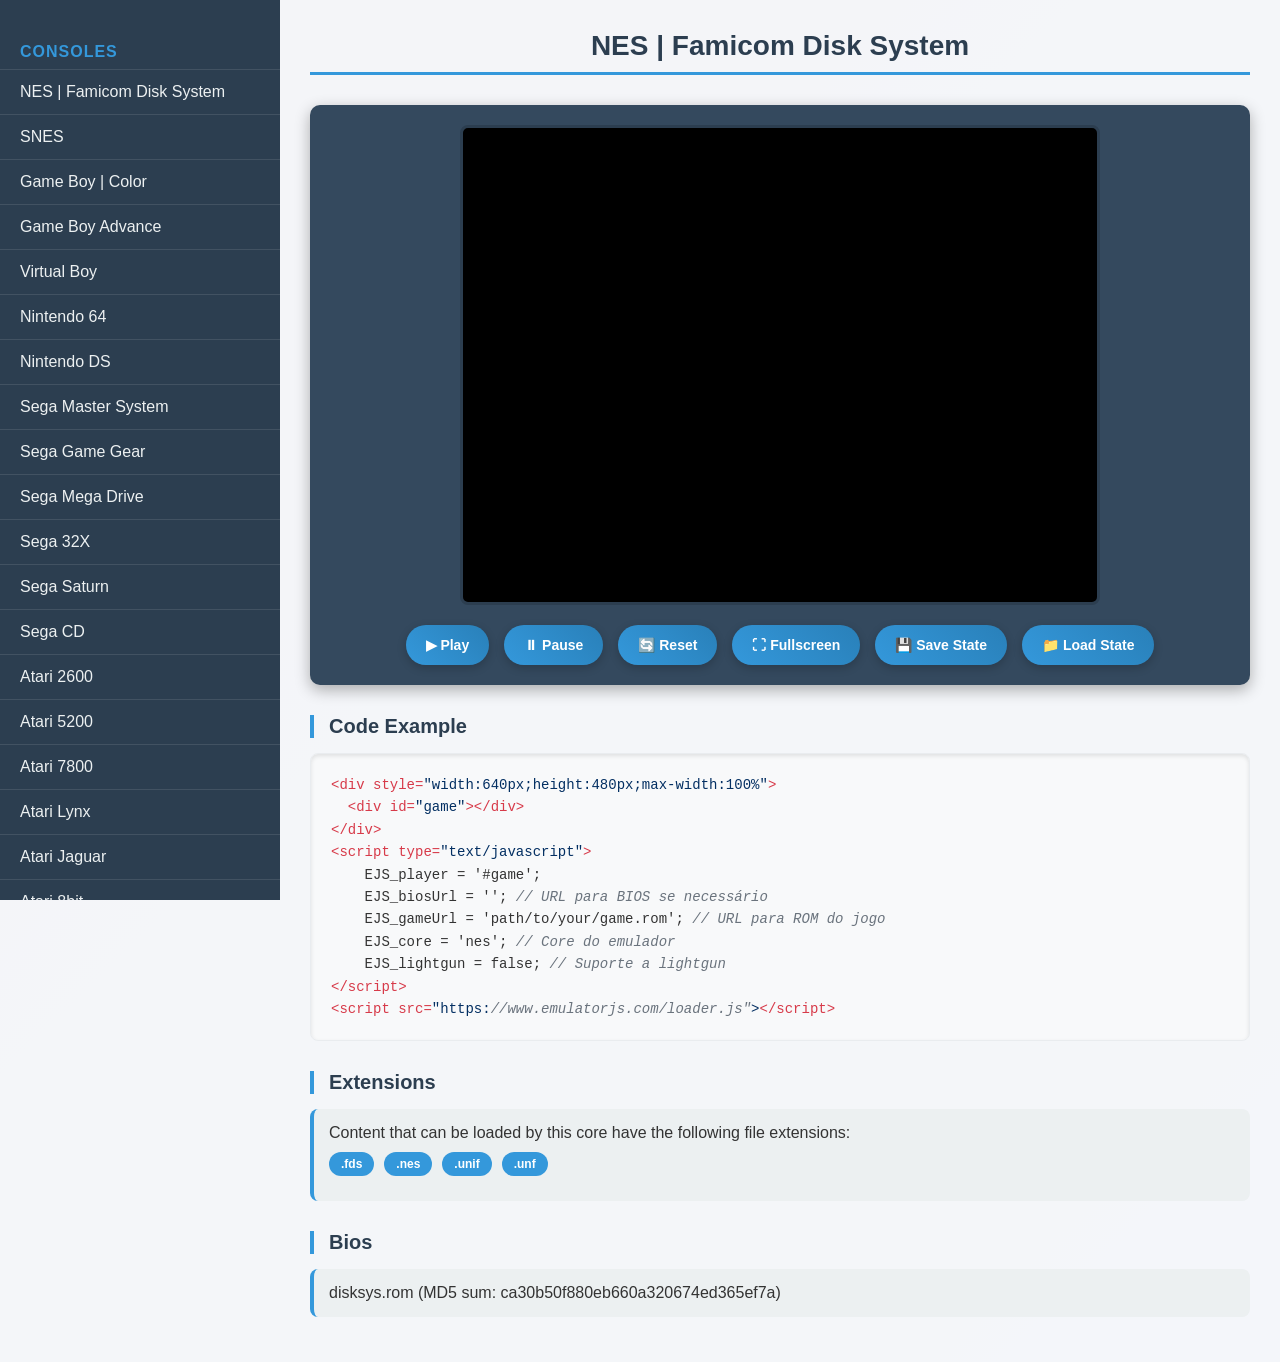
<file: emulador.html>
<!DOCTYPE html>
<html lang="pt-BR">
<head>
    <meta charset="UTF-8">
    <meta name="viewport" content="width=device-width, initial-scale=1.0">
    <title>Emulador de Jogos Retro</title>
    <link rel="stylesheet" href="emulator-styles.css">
</head>
<body>
    <div class="container doc-container">
        <ul class="docs-nav" id="menu-left">
            <li><strong>Consoles</strong></li>
            <li><a href="#" data-console="nes" class="console-link">NES | Famicom Disk System</a></li>
            <li><a href="#" data-console="snes" class="console-link">SNES</a></li>
            <li><a href="#" data-console="gb" class="console-link">Game Boy | Color</a></li>
            <li><a href="#" data-console="gba" class="console-link">Game Boy Advance</a></li>
            <li><a href="#" data-console="vb" class="console-link">Virtual Boy</a></li>
            <li><a href="#" data-console="n64" class="console-link">Nintendo 64</a></li>
            <li><a href="#" data-console="nds" class="console-link">Nintendo DS</a></li>
            <li><a href="#" data-console="segams" class="console-link">Sega Master System</a></li>
            <li><a href="#" data-console="segagg" class="console-link">Sega Game Gear</a></li>
            <li><a href="#" data-console="segamd" class="console-link">Sega Mega Drive</a></li>
            <li><a href="#" data-console="sega32x" class="console-link">Sega 32X</a></li>
            <li><a href="#" data-console="segasaturn" class="console-link">Sega Saturn</a></li>
            <li><a href="#" data-console="segacd" class="console-link">Sega CD</a></li>
            <li><a href="#" data-console="a2600" class="console-link">Atari 2600</a></li>
            <li><a href="#" data-console="a5200" class="console-link">Atari 5200</a></li>
            <li><a href="#" data-console="a7800" class="console-link">Atari 7800</a></li>
            <li><a href="#" data-console="lynx" class="console-link">Atari Lynx</a></li>
            <li><a href="#" data-console="jaguar" class="console-link">Atari Jaguar</a></li>
            <li><a href="#" data-console="atari8bit" class="console-link">Atari 8bit</a></li>
            <li><a href="#" data-console="wanderswan" class="console-link">Wanderswan | Color</a></li>
            <li><a href="#" data-console="msx" class="console-link">MSX</a></li>
            <li><a href="#" data-console="ngp" class="console-link">Neo Geo Pocket</a></li>
            <li><a href="#" data-console="neocd" class="console-link">Neo Geo CD</a></li>
            <li><a href="#" data-console="tg16" class="console-link">TurboGrafx-16 | PC Engine</a></li>
            <li><a href="#" data-console="pcfx" class="console-link">PC-FX</a></li>
            <li><a href="#" data-console="3do" class="console-link">3DO</a></li>
            <li><a href="#" data-console="psx" class="console-link">PlayStation</a></li>
            <li><a href="#" data-console="arcade" class="console-link">Arcade</a></li>
            <li><a href="#" data-console="cdi" class="console-link">Philips CD-i</a></li>
            <li><a href="#" data-console="odyssey2" class="console-link">Magnavox - Odyssey2 / Philips Videopac+</a></li>
            <li class="separator"></li>
            
            <li><strong>Computers</strong></li>
            <li><a href="#" data-console="atarist" class="console-link">Atari ST</a></li>
            <li><a href="#" data-console="colecovision" class="console-link">ColecoVision</a></li>
            <li><a href="#" data-console="sharpx1" class="console-link">Sharp - X1</a></li>
            <li><a href="#" data-console="px68k" class="console-link">Sharp - X68000</a></li>
            <li><a href="#" data-console="amiga" class="console-link">Amiga</a></li>
            <li><a href="#" data-console="pc88" class="console-link">NEC - PC-8000 / PC-8800</a></li>
            <li><a href="#" data-console="pc98" class="console-link">NEC - PC98</a></li>
            <li><a href="#" data-console="dos" class="console-link">MS-DOS</a></li>
            <li><a href="#" data-console="apple" class="console-link">Apple Computer</a></li>
            <li><a href="#" data-console="zx81" class="console-link">Sinclair - ZX 81</a></li>
            <li><a href="#" data-console="zxspectrum" class="console-link">Sinclair - ZX Spectrum</a></li>
            <li><a href="#" data-console="theodore" class="console-link">Thomson - MO/TO</a></li>
            <li class="separator"></li>
            
            <li><strong>Others</strong></li>
            <li><a href="#" data-console="zeldaclassic" class="console-link">Zelda Classic</a></li>
            <li><a href="#" data-console="openbor" class="console-link">OpenBOR</a></li>
            
            <li class="separator"></li>
            <li><strong>Upload ROM</strong></li>
            <li><input type="file" id="romUpload" accept=".nes,.smc,.gb,.gbc,.gba,.n64,.md,.bin,.iso,.zip,.7z" /></li>
        </ul>
        
        <div class="docs-content">
            <h2 id="console-title">NES | Famicom Disk System</h2>
            
            <div id="emulator-container">
                <div style="width:640px;height:480px;margin:0 auto;max-width:100%">
                    <div id="game" style="height: 100%;">
                        <iframe id="ejs-content-frame" 
                                width="100%" 
                                height="100%" 
                                border="0" 
                                frameborder="no" 
                                style="width: 100%; height: 100%; margin: 0px; padding: 0px; user-select: none;" 
                                scrolling="no" 
                                allowfullscreen="true" 
                                webkitallowfullscreen="true" 
                                mozallowfullscreen="true" 
                                allow="microphone" 
                                src="https://www.emulatorjs.com/embed/content.html">
                        </iframe>
                    </div>
                </div>
                
                <div class="controls">
                    <button id="playBtn" class="control-btn">▶ Play</button>
                    <button id="pauseBtn" class="control-btn">⏸ Pause</button>
                    <button id="resetBtn" class="control-btn">🔄 Reset</button>
                    <button id="fullscreenBtn" class="control-btn">⛶ Fullscreen</button>
                    <button id="saveStateBtn" class="control-btn">💾 Save State</button>
                    <button id="loadStateBtn" class="control-btn">📁 Load State</button>
                </div>
            </div>
            
            <script>
                EJS_player = '#game';
                EJS_gameUrl = '/roms/nes/alter_ego.7z';
                EJS_core = 'nes';
            </script>
            <script src="https://www.emulatorjs.com/loader.js" crossorigin="anonymous"></script>
            
            <h3>Code Example</h3>
            <pre class="prettyprint prettyprinted">
<span class="tag">&lt;div</span><span class="pln"> </span><span class="atn">style</span><span class="pun">=</span><span class="atv">"width:640px;height:480px;max-width:100%"</span><span class="tag">&gt;</span><span class="pln">
  </span><span class="tag">&lt;div</span><span class="pln"> </span><span class="atn">id</span><span class="pun">=</span><span class="atv">"game"</span><span class="tag">&gt;&lt;/div&gt;</span><span class="pln">
</span><span class="tag">&lt;/div&gt;</span><span class="pln">
</span><span class="tag">&lt;script</span><span class="pln"> </span><span class="atn">type</span><span class="pun">=</span><span class="atv">"text/javascript"</span><span class="tag">&gt;</span><span class="pln">
    EJS_player </span><span class="pun">=</span><span class="pln"> </span><span class="str">'#game'</span><span class="pun">;</span><span class="pln">
    EJS_biosUrl </span><span class="pun">=</span><span class="pln"> </span><span class="str">''</span><span class="pun">;</span><span class="pln"> </span><span class="com">// Url to Famicom Disk System bios</span><span class="pln">
    EJS_gameUrl </span><span class="pun">=</span><span class="pln"> </span><span class="str">'https://www.emulatorjs.com/roms/mega_mountain.nes'</span><span class="pun">;</span><span class="pln"> </span><span class="com">// Url to Game rom</span><span class="pln">
    EJS_core </span><span class="pun">=</span><span class="pln"> </span><span class="str">'nes'</span><span class="pun">;</span><span class="pln"> </span><span class="com">// Optional core: mesen, nestopia</span><span class="pln">
    EJS_lightgun </span><span class="pun">=</span><span class="pln"> </span><span class="kwd">false</span><span class="pun">;</span><span class="pln"> </span><span class="com">// Lightgun</span><span class="pln">
</span><span class="tag">&lt;/script&gt;</span><span class="pln">
</span><span class="tag">&lt;script</span><span class="pln"> </span><span class="atn">src</span><span class="pun">=</span><span class="atv">"https://www.emulatorjs.com/loader.js"</span><span class="tag">&gt;&lt;/script&gt;</span>
            </pre>
            
            <h3>Extensions</h3>
            <div id="extensions-info">
                Content that can be loaded by this core have the following file extensions:<br>
                <ul id="file-extensions">
                    <li>.fds</li>
                    <li>.nes</li>
                    <li>.unif</li>
                    <li>.unf</li>
                </ul>
            </div>
            
            <h3>Bios</h3>
            <p id="bios-info">disksys.rom (MD5 sum: ca30b50f880eb660a320674ed365ef7a)</p>
        </div>
    </div>

    <script src="emulator.js"></script>
</body>
</html>
</file>
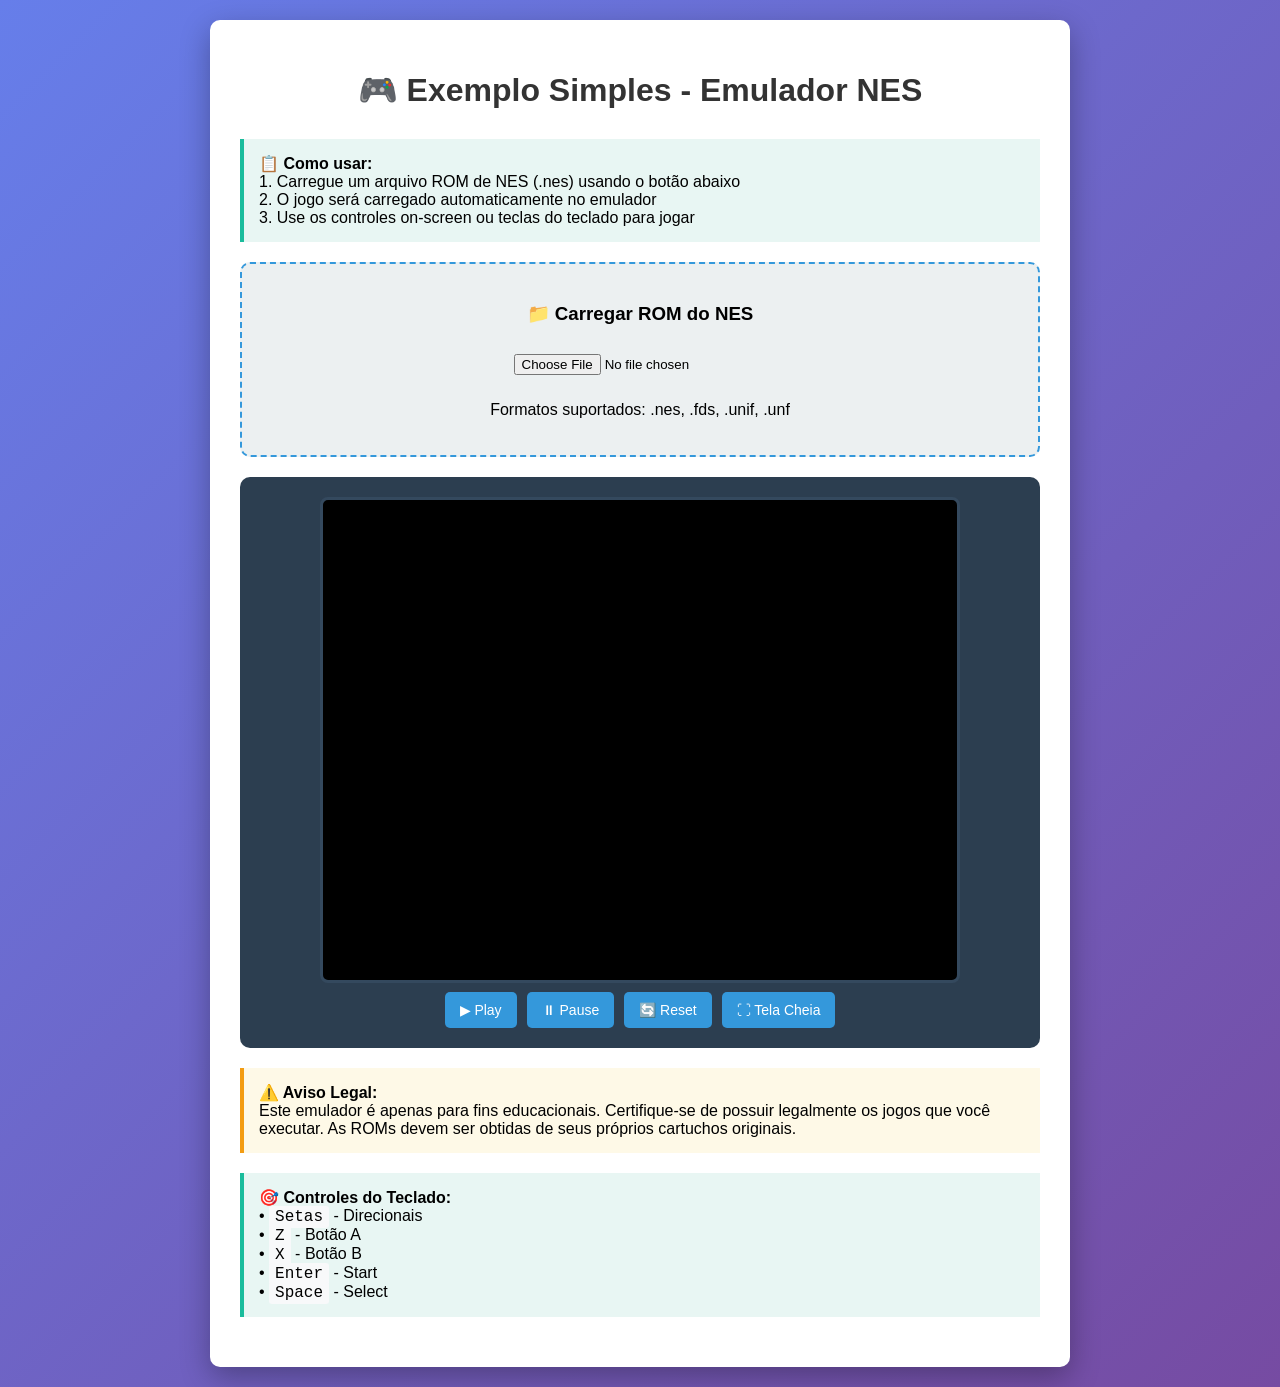
<file: exemplo-simples.html>
<!DOCTYPE html>
<html lang="pt-BR">
<head>
    <meta charset="UTF-8">
    <meta name="viewport" content="width=device-width, initial-scale=1.0">
    <title>Exemplo Simples - Emulador NES</title>
    <style>
        body {
            font-family: Arial, sans-serif;
            background: linear-gradient(135deg, #667eea 0%, #764ba2 100%);
            margin: 0;
            padding: 20px;
            min-height: 100vh;
        }
        
        .container {
            max-width: 800px;
            margin: 0 auto;
            background: white;
            border-radius: 10px;
            padding: 30px;
            box-shadow: 0 10px 30px rgba(0,0,0,0.3);
        }
        
        h1 {
            text-align: center;
            color: #333;
            margin-bottom: 30px;
        }
        
        .emulator-container {
            background: #2c3e50;
            border-radius: 10px;
            padding: 20px;
            margin: 20px 0;
        }
        
        #game {
            border-radius: 8px;
            overflow: hidden;
            border: 3px solid #34495e;
            background: #000;
        }
        
        .controls {
            display: flex;
            justify-content: center;
            gap: 10px;
            margin-top: 15px;
            flex-wrap: wrap;
        }
        
        .control-btn {
            background: #3498db;
            color: white;
            border: none;
            padding: 10px 15px;
            border-radius: 5px;
            cursor: pointer;
            font-size: 14px;
            transition: background 0.3s;
        }
        
        .control-btn:hover {
            background: #2980b9;
        }
        
        .upload-area {
            border: 2px dashed #3498db;
            border-radius: 10px;
            padding: 20px;
            text-align: center;
            margin: 20px 0;
            background: #ecf0f1;
        }
        
        .upload-area:hover {
            background: #d5dbdb;
        }
        
        #romInput {
            margin: 10px;
        }
        
        .info {
            background: #e8f6f3;
            border-left: 4px solid #1abc9c;
            padding: 15px;
            margin: 20px 0;
        }
        
        .warning {
            background: #fef9e7;
            border-left: 4px solid #f39c12;
            padding: 15px;
            margin: 20px 0;
        }
        
        code {
            background: #f8f9fa;
            padding: 2px 6px;
            border-radius: 3px;
            font-family: 'Courier New', monospace;
        }
    </style>
</head>
<body>
    <div class="container">
        <h1>🎮 Exemplo Simples - Emulador NES</h1>
        
        <div class="info">
            <strong>📋 Como usar:</strong><br>
            1. Carregue um arquivo ROM de NES (.nes) usando o botão abaixo<br>
            2. O jogo será carregado automaticamente no emulador<br>
            3. Use os controles on-screen ou teclas do teclado para jogar
        </div>
        
        <div class="upload-area">
            <h3>📁 Carregar ROM do NES</h3>
            <input type="file" id="romInput" accept=".nes,.fds,.unif,.unf" />
            <p>Formatos suportados: .nes, .fds, .unif, .unf</p>
        </div>
        
        <div class="emulator-container">
            <div style="width:640px;height:480px;margin:0 auto;max-width:100%">
                <div id="game" style="height: 100%;">
                    <iframe id="ejs-content-frame" 
                            width="100%" 
                            height="100%" 
                            border="0" 
                            frameborder="no" 
                            style="width: 100%; height: 100%; margin: 0px; padding: 0px; user-select: none;" 
                            scrolling="no" 
                            allowfullscreen="true" 
                            webkitallowfullscreen="true" 
                            mozallowfullscreen="true" 
                            allow="microphone" 
                            src="https://www.emulatorjs.com/embed/content.html">
                    </iframe>
                </div>
            </div>
            
            <div class="controls">
                <button class="control-btn" onclick="playGame()">▶ Play</button>
                <button class="control-btn" onclick="pauseGame()">⏸ Pause</button>
                <button class="control-btn" onclick="resetGame()">🔄 Reset</button>
                <button class="control-btn" onclick="toggleFullscreen()">⛶ Tela Cheia</button>
            </div>
        </div>
        
        <div class="warning">
            <strong>⚠️ Aviso Legal:</strong><br>
            Este emulador é apenas para fins educacionais. Certifique-se de possuir legalmente os jogos que você executar.
            As ROMs devem ser obtidas de seus próprios cartuchos originais.
        </div>
        
        <div class="info">
            <strong>🎯 Controles do Teclado:</strong><br>
            • <code>Setas</code> - Direcionais<br>
            • <code>Z</code> - Botão A<br>
            • <code>X</code> - Botão B<br>
            • <code>Enter</code> - Start<br>
            • <code>Space</code> - Select
        </div>
    </div>

    <script>
        // Configuração do EmulatorJS
        EJS_player = '#game';
        EJS_core = 'nes';
        EJS_gameUrl = ''; // Será definido quando carregar ROM
        EJS_biosUrl = ''; // BIOS não necessário para a maioria dos jogos NES
        EJS_lightgun = false;
        EJS_mouse = false;
        EJS_multitap = false;
        EJS_softPatching = true;
        EJS_cheats = false;
        EJS_fullscreenOnDoubleClick = true;
        
        // Carregar o loader do EmulatorJS
        const script = document.createElement('script');
        script.src = 'https://www.emulatorjs.com/loader.js';
        script.crossOrigin = 'anonymous';
        document.head.appendChild(script);
        
        // Gerenciar upload de ROM
        document.getElementById('romInput').addEventListener('change', function(event) {
            const file = event.target.files[0];
            if (!file) return;
            
            const fileName = file.name;
            const fileExtension = '.' + fileName.split('.').pop().toLowerCase();
            const supportedExtensions = ['.nes', '.fds', '.unif', '.unf'];
            
            if (!supportedExtensions.includes(fileExtension)) {
                alert('Arquivo não suportado! Use arquivos: ' + supportedExtensions.join(', '));
                return;
            }
            
            // Criar URL para o arquivo
            const fileUrl = URL.createObjectURL(file);
            
            // Configurar EmulatorJS com o novo jogo
            EJS_gameUrl = fileUrl;
            
            // Recarregar o emulador
            const iframe = document.getElementById('ejs-content-frame');
            if (iframe) {
                iframe.src = 'https://www.emulatorjs.com/embed/content.html';
            }
            
            // Recarregar script do EmulatorJS
            const newScript = document.createElement('script');
            newScript.src = 'https://www.emulatorjs.com/loader.js';
            newScript.crossOrigin = 'anonymous';
            document.body.appendChild(newScript);
            
            console.log('Jogo carregado:', fileName);
            showNotification('Jogo carregado: ' + fileName, 'success');
        });
        
        // Funções de controle
        function playGame() {
            try {
                if (window.EJS_emulator && window.EJS_emulator.play) {
                    window.EJS_emulator.play();
                }
            } catch (error) {
                console.log('Função play não disponível');
            }
        }
        
        function pauseGame() {
            try {
                if (window.EJS_emulator && window.EJS_emulator.pause) {
                    window.EJS_emulator.pause();
                }
            } catch (error) {
                console.log('Função pause não disponível');
            }
        }
        
        function resetGame() {
            try {
                if (window.EJS_emulator && window.EJS_emulator.restart) {
                    window.EJS_emulator.restart();
                } else {
                    // Alternativa: recarregar iframe
                    const iframe = document.getElementById('ejs-content-frame');
                    if (iframe) {
                        iframe.src = iframe.src;
                    }
                }
            } catch (error) {
                console.log('Função restart não disponível, recarregando...');
                const iframe = document.getElementById('ejs-content-frame');
                if (iframe) {
                    iframe.src = iframe.src;
                }
            }
        }
        
        function toggleFullscreen() {
            const gameContainer = document.getElementById('game');
            if (gameContainer) {
                if (gameContainer.requestFullscreen) {
                    gameContainer.requestFullscreen();
                } else if (gameContainer.webkitRequestFullscreen) {
                    gameContainer.webkitRequestFullscreen();
                } else if (gameContainer.msRequestFullscreen) {
                    gameContainer.msRequestFullscreen();
                }
            }
        }
        
        // Sistema de notificações
        function showNotification(message, type = 'info') {
            const notification = document.createElement('div');
            notification.textContent = message;
            notification.style.cssText = `
                position: fixed;
                top: 20px;
                right: 20px;
                background: ${type === 'success' ? '#2ecc71' : type === 'error' ? '#e74c3c' : '#3498db'};
                color: white;
                padding: 15px 20px;
                border-radius: 5px;
                z-index: 1000;
                font-weight: bold;
                box-shadow: 0 3px 10px rgba(0,0,0,0.3);
            `;
            
            document.body.appendChild(notification);
            
            setTimeout(() => {
                if (notification.parentNode) {
                    notification.parentNode.removeChild(notification);
                }
            }, 3000);
        }
        
        console.log('Exemplo Simples do Emulador NES inicializado');
    </script>
</body>
</html>
</file>
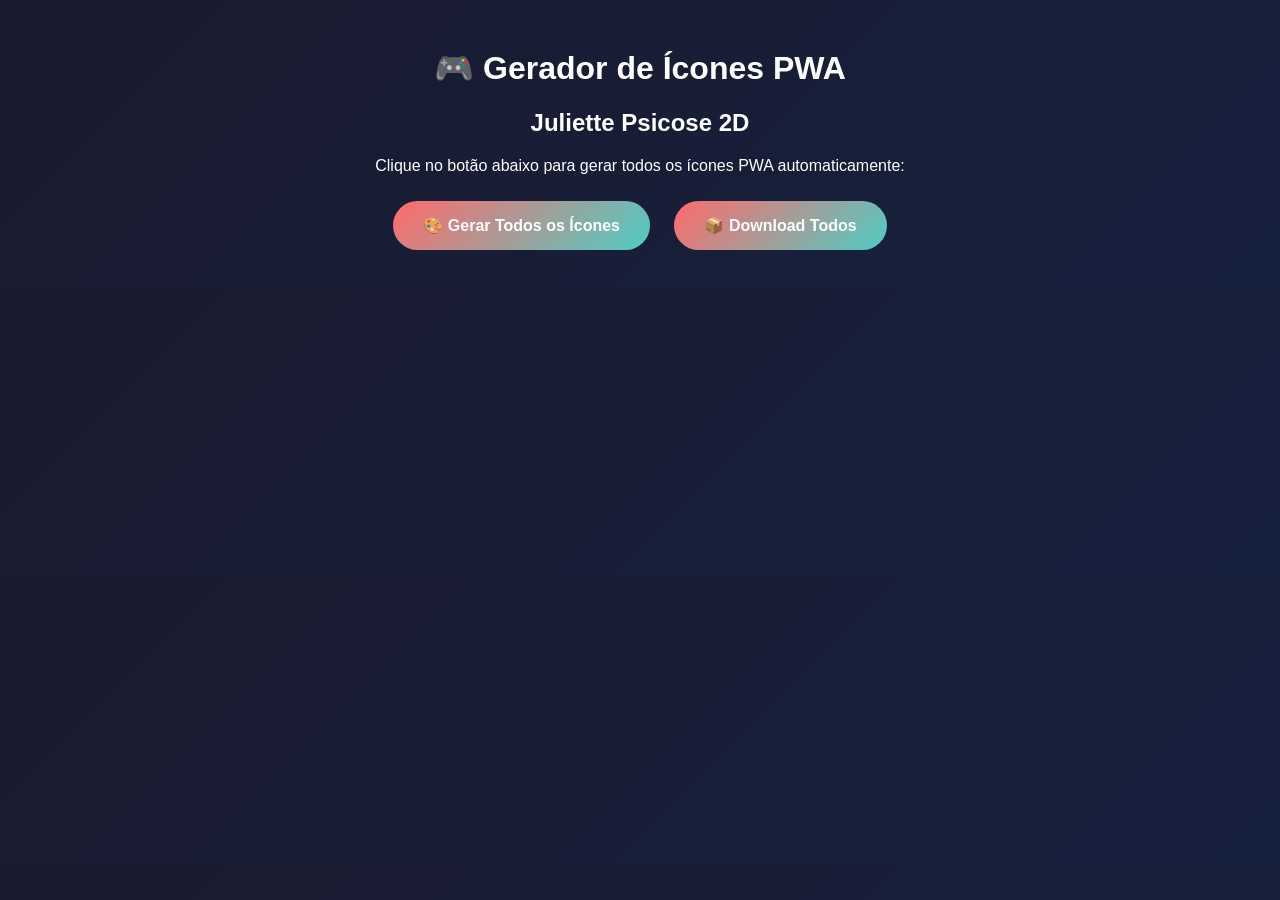
<file: generate-icons.html>
<!DOCTYPE html>
<html lang="pt-BR">
<head>
    <meta charset="UTF-8">
    <meta name="viewport" content="width=device-width, initial-scale=1.0">
    <title>Gerador de Ícones PWA - Juliette 2D</title>
    <style>
        body {
            font-family: Arial, sans-serif;
            background: linear-gradient(135deg, #1a1a2e, #16213e);
            color: white;
            padding: 20px;
            text-align: center;
        }
        
        canvas {
            border: 2px solid #fff;
            margin: 10px;
            border-radius: 15px;
        }
        
        button {
            background: linear-gradient(135deg, #FF6B6B, #4ECDC4);
            color: white;
            border: none;
            padding: 15px 30px;
            border-radius: 25px;
            font-size: 16px;
            font-weight: bold;
            cursor: pointer;
            margin: 10px;
        }
        
        button:hover {
            background: linear-gradient(135deg, #FF5252, #26C6DA);
            transform: translateY(-2px);
        }
        
        .icon-grid {
            display: grid;
            grid-template-columns: repeat(auto-fit, minmax(200px, 1fr));
            gap: 20px;
            max-width: 1200px;
            margin: 0 auto;
        }
        
        .icon-item {
            background: rgba(255, 255, 255, 0.1);
            padding: 20px;
            border-radius: 15px;
            border: 1px solid rgba(255, 255, 255, 0.2);
        }
        
        .size-label {
            font-weight: bold;
            margin-bottom: 10px;
            color: #4ECDC4;
        }
    </style>
</head>
<body>
    <h1>🎮 Gerador de Ícones PWA</h1>
    <h2>Juliette Psicose 2D</h2>
    
    <p>Clique no botão abaixo para gerar todos os ícones PWA automaticamente:</p>
    
    <button onclick="generateAllIcons()">🎨 Gerar Todos os Ícones</button>
    <button onclick="downloadAll()">📦 Download Todos</button>
    
    <div class="icon-grid" id="iconGrid"></div>

    <script>
        const iconSizes = [
            { size: 72, name: 'icon-72x72' },
            { size: 96, name: 'icon-96x96' },
            { size: 128, name: 'icon-128x128' },
            { size: 144, name: 'icon-144x144' },
            { size: 152, name: 'icon-152x152' },
            { size: 180, name: 'icon-180x180' },
            { size: 192, name: 'icon-192x192' },
            { size: 384, name: 'icon-384x384' },
            { size: 512, name: 'icon-512x512' }
        ];

        function generateIcon(size, canvasId) {
            const canvas = document.getElementById(canvasId);
            const ctx = canvas.getContext('2d');
            
            // Configurar canvas
            canvas.width = size;
            canvas.height = size;
            
            // Fundo com gradiente
            const gradient = ctx.createLinearGradient(0, 0, size, size);
            gradient.addColorStop(0, '#1a1a2e');
            gradient.addColorStop(0.5, '#16213e');
            gradient.addColorStop(1, '#0f3460');
            
            ctx.fillStyle = gradient;
            ctx.fillRect(0, 0, size, size);
            
            // Borda arredondada
            const cornerRadius = size * 0.15;
            ctx.globalCompositeOperation = 'destination-in';
            ctx.beginPath();
            ctx.roundRect(0, 0, size, size, cornerRadius);
            ctx.fill();
            ctx.globalCompositeOperation = 'source-over';
            
            // Símbolo do jogo - "J" estilizado
            ctx.font = `bold ${size * 0.4}px Arial`;
            ctx.fillStyle = '#FF6B6B';
            ctx.textAlign = 'center';
            ctx.textBaseline = 'middle';
            ctx.fillText('J', size / 2, size / 2 - size * 0.05);
            
            // Efeito de brilho
            const glowGradient = ctx.createRadialGradient(
                size / 2, size / 2, size * 0.1,
                size / 2, size / 2, size * 0.4
            );
            glowGradient.addColorStop(0, 'rgba(76, 236, 196, 0.8)');
            glowGradient.addColorStop(1, 'rgba(76, 236, 196, 0)');
            
            ctx.fillStyle = glowGradient;
            ctx.fillRect(0, 0, size, size);
            
            // Adicionar texto "2D" pequeno
            ctx.font = `bold ${size * 0.15}px Arial`;
            ctx.fillStyle = '#4ECDC4';
            ctx.fillText('2D', size / 2, size * 0.75);
            
            return canvas;
        }

        function generateAllIcons() {
            const iconGrid = document.getElementById('iconGrid');
            iconGrid.innerHTML = '';
            
            iconSizes.forEach((iconData, index) => {
                const iconItem = document.createElement('div');
                iconItem.className = 'icon-item';
                
                const sizeLabel = document.createElement('div');
                sizeLabel.className = 'size-label';
                sizeLabel.textContent = `${iconData.size}x${iconData.size}`;
                
                const canvas = document.createElement('canvas');
                canvas.id = `canvas-${index}`;
                canvas.style.maxWidth = '100%';
                canvas.style.height = 'auto';
                
                const downloadBtn = document.createElement('button');
                downloadBtn.textContent = '⬇️ Download';
                downloadBtn.onclick = () => downloadIcon(canvas, iconData.name);
                downloadBtn.style.fontSize = '12px';
                downloadBtn.style.padding = '8px 16px';
                
                iconItem.appendChild(sizeLabel);
                iconItem.appendChild(canvas);
                iconItem.appendChild(downloadBtn);
                iconGrid.appendChild(iconItem);
                
                // Gerar o ícone após adicionar ao DOM
                setTimeout(() => {
                    generateIcon(iconData.size, canvas.id);
                }, 100);
            });
            
            console.log('✅ Todos os ícones PWA gerados!');
        }

        function downloadIcon(canvas, filename) {
            const link = document.createElement('a');
            link.download = `${filename}.png`;
            link.href = canvas.toDataURL('image/png');
            link.click();
        }

        function downloadAll() {
            iconSizes.forEach((iconData, index) => {
                const canvas = document.getElementById(`canvas-${index}`);
                if (canvas) {
                    setTimeout(() => {
                        downloadIcon(canvas, iconData.name);
                    }, index * 500); // Delay para não sobrecarregar o browser
                }
            });
        }

        // Polyfill para roundRect se não estiver disponível
        if (!CanvasRenderingContext2D.prototype.roundRect) {
            CanvasRenderingContext2D.prototype.roundRect = function(x, y, width, height, radius) {
                this.beginPath();
                this.moveTo(x + radius, y);
                this.lineTo(x + width - radius, y);
                this.quadraticCurveTo(x + width, y, x + width, y + radius);
                this.lineTo(x + width, y + height - radius);
                this.quadraticCurveTo(x + width, y + height, x + width - radius, y + height);
                this.lineTo(x + radius, y + height);
                this.quadraticCurveTo(x, y + height, x, y + height - radius);
                this.lineTo(x, y + radius);
                this.quadraticCurveTo(x, y, x + radius, y);
                this.closePath();
            };
        }

        // Gerar ícones automaticamente ao carregar a página
        window.addEventListener('load', () => {
            setTimeout(generateAllIcons, 1000);
        });
    </script>
</body>
</html>
</file>
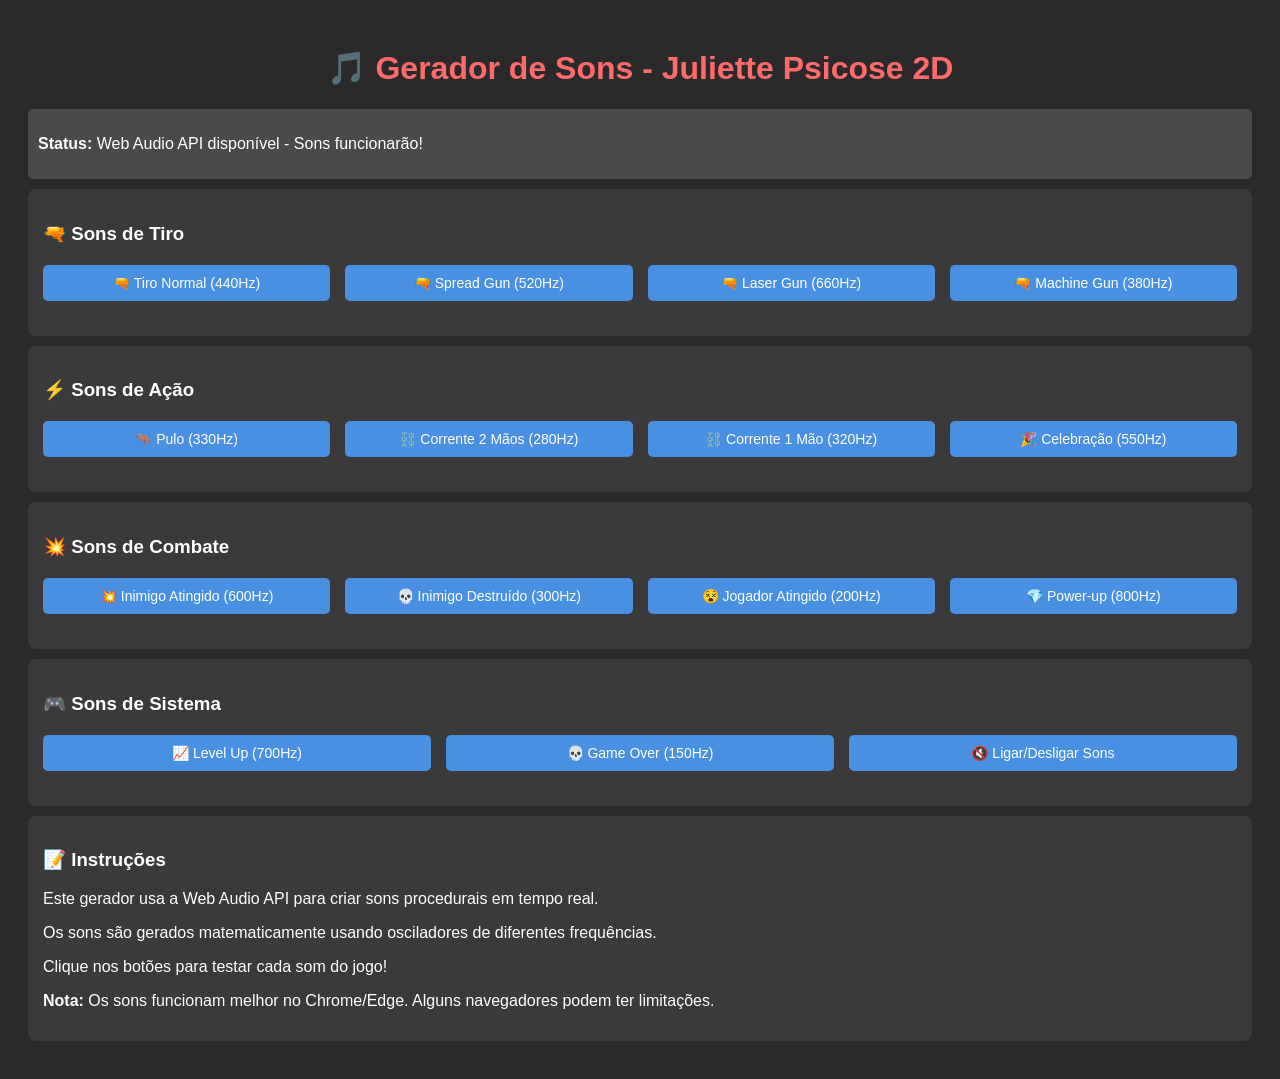
<file: sound_generator.html>
<!DOCTYPE html>
<html lang="pt-BR">
<head>
    <meta charset="UTF-8">
    <meta name="viewport" content="width=device-width, initial-scale=1.0">
    <title>Gerador de Sons - Juliette Psicose 2D</title>
    <style>
        body {
            font-family: Arial, sans-serif;
            background: #2a2a2a;
            color: white;
            padding: 20px;
        }
        .controls {
            display: grid;
            grid-template-columns: repeat(auto-fit, minmax(250px, 1fr));
            gap: 15px;
            margin: 20px 0;
        }
        button {
            padding: 10px 15px;
            background: #4a90e2;
            color: white;
            border: none;
            border-radius: 5px;
            cursor: pointer;
            font-size: 14px;
        }
        button:hover {
            background: #357abd;
        }
        .sound-info {
            background: #3a3a3a;
            padding: 15px;
            border-radius: 8px;
            margin: 10px 0;
        }
        h1 {
            text-align: center;
            color: #ff6b6b;
        }
        .status {
            background: #4a4a4a;
            padding: 10px;
            border-radius: 5px;
            margin: 10px 0;
        }
    </style>
</head>
<body>
    <h1>🎵 Gerador de Sons - Juliette Psicose 2D</h1>
    
    <div class="status">
        <p><strong>Status:</strong> <span id="status">Pronto para gerar sons</span></p>
    </div>

    <div class="sound-info">
        <h3>🔫 Sons de Tiro</h3>
        <div class="controls">
            <button onclick="playTestSound('shoot', 440, 150)">🔫 Tiro Normal (440Hz)</button>
            <button onclick="playTestSound('shoot', 520, 150)">🔫 Spread Gun (520Hz)</button>
            <button onclick="playTestSound('shoot', 660, 150)">🔫 Laser Gun (660Hz)</button>
            <button onclick="playTestSound('shoot', 380, 150)">🔫 Machine Gun (380Hz)</button>
        </div>
    </div>

    <div class="sound-info">
        <h3>⚡ Sons de Ação</h3>
        <div class="controls">
            <button onclick="playTestSound('jump', 330, 200)">🦘 Pulo (330Hz)</button>
            <button onclick="playTestSound('chainAttack', 280, 400)">⛓️ Corrente 2 Mãos (280Hz)</button>
            <button onclick="playTestSound('chainAttack', 320, 400)">⛓️ Corrente 1 Mão (320Hz)</button>
            <button onclick="playTestSound('celebration', 550, 500)">🎉 Celebração (550Hz)</button>
        </div>
    </div>

    <div class="sound-info">
        <h3>💥 Sons de Combate</h3>
        <div class="controls">
            <button onclick="playTestSound('enemyHit', 600, 100)">💥 Inimigo Atingido (600Hz)</button>
            <button onclick="playTestSound('enemyDestroy', 300, 300)">💀 Inimigo Destruído (300Hz)</button>
            <button onclick="playTestSound('playerHit', 200, 400)">😵 Jogador Atingido (200Hz)</button>
            <button onclick="playTestSound('powerup', 800, 200)">💎 Power-up (800Hz)</button>
        </div>
    </div>

    <div class="sound-info">
        <h3>🎮 Sons de Sistema</h3>
        <div class="controls">
            <button onclick="playTestSound('levelUp', 700, 600)">📈 Level Up (700Hz)</button>
            <button onclick="playTestSound('gameOver', 150, 1000)">💀 Game Over (150Hz)</button>
            <button onclick="toggleSounds()">🔇 Ligar/Desligar Sons</button>
        </div>
    </div>

    <div class="sound-info">
        <h3>📝 Instruções</h3>
        <p>Este gerador usa a Web Audio API para criar sons procedurais em tempo real.</p>
        <p>Os sons são gerados matematicamente usando osciladores de diferentes frequências.</p>
        <p>Clique nos botões para testar cada som do jogo!</p>
        <p><strong>Nota:</strong> Os sons funcionam melhor no Chrome/Edge. Alguns navegadores podem ter limitações.</p>
    </div>

    <script>
        let audioEnabled = true;
        let volume = 0.3;

        function updateStatus(message) {
            document.getElementById('status').textContent = message;
        }

        function playTestSound(soundName, frequency = 440, duration = 200, waveType = 'sine') {
            if (!audioEnabled) {
                updateStatus('Sons desabilitados');
                return;
            }

            try {
                const audioContext = new (window.AudioContext || window.webkitAudioContext)();
                const oscillator = audioContext.createOscillator();
                const gainNode = audioContext.createGain();
                
                oscillator.connect(gainNode);
                gainNode.connect(audioContext.destination);
                
                // Configurar tipo de onda baseado no som
                switch(soundName) {
                    case 'shoot':
                        oscillator.type = 'square';
                        break;
                    case 'enemyHit':
                        oscillator.type = 'sawtooth';
                        break;
                    case 'enemyDestroy':
                        oscillator.type = 'triangle';
                        break;
                    case 'chainAttack':
                        oscillator.type = 'sawtooth';
                        break;
                    case 'celebration':
                        oscillator.type = 'sine';
                        break;
                    case 'jump':
                        oscillator.type = 'triangle';
                        break;
                    case 'powerup':
                        oscillator.type = 'sine';
                        break;
                    case 'levelUp':
                        oscillator.type = 'triangle';
                        break;
                    case 'gameOver':
                        oscillator.type = 'sawtooth';
                        break;
                    default:
                        oscillator.type = 'sine';
                }
                
                oscillator.frequency.value = frequency;
                
                // Envelope de volume para efeito mais natural
                gainNode.gain.setValueAtTime(volume * 0.1, audioContext.currentTime);
                gainNode.gain.exponentialRampToValueAtTime(0.01, audioContext.currentTime + duration / 1000);
                
                oscillator.start(audioContext.currentTime);
                oscillator.stop(audioContext.currentTime + duration / 1000);
                
                updateStatus(`Tocando: ${soundName} (${frequency}Hz, ${duration}ms)`);
                
                // Limpar status após o som
                setTimeout(() => {
                    updateStatus('Pronto para gerar sons');
                }, duration + 100);
                
            } catch (e) {
                updateStatus(`Erro: Web Audio não suportado - ${e.message}`);
                console.error('Erro ao gerar som:', e);
            }
        }

        function toggleSounds() {
            audioEnabled = !audioEnabled;
            updateStatus(audioEnabled ? 'Sons habilitados' : 'Sons desabilitados');
        }

        // Testar compatibilidade
        window.addEventListener('load', () => {
            if (typeof AudioContext !== 'undefined' || typeof webkitAudioContext !== 'undefined') {
                updateStatus('Web Audio API disponível - Sons funcionarão!');
            } else {
                updateStatus('Web Audio API não suportada neste navegador');
            }
        });

        // Adicionar contexto de audio após interação do usuário (requerido pelos navegadores modernos)
        document.addEventListener('click', function initAudioContext() {
            const AudioContextClass = window.AudioContext || window.webkitAudioContext;
            if (AudioContextClass) {
                const audioContext = new AudioContextClass();
                if (audioContext.state === 'suspended') {
                    audioContext.resume();
                }
            }
            document.removeEventListener('click', initAudioContext);
        }, { once: true });
    </script>
</body>
</html>
</file>
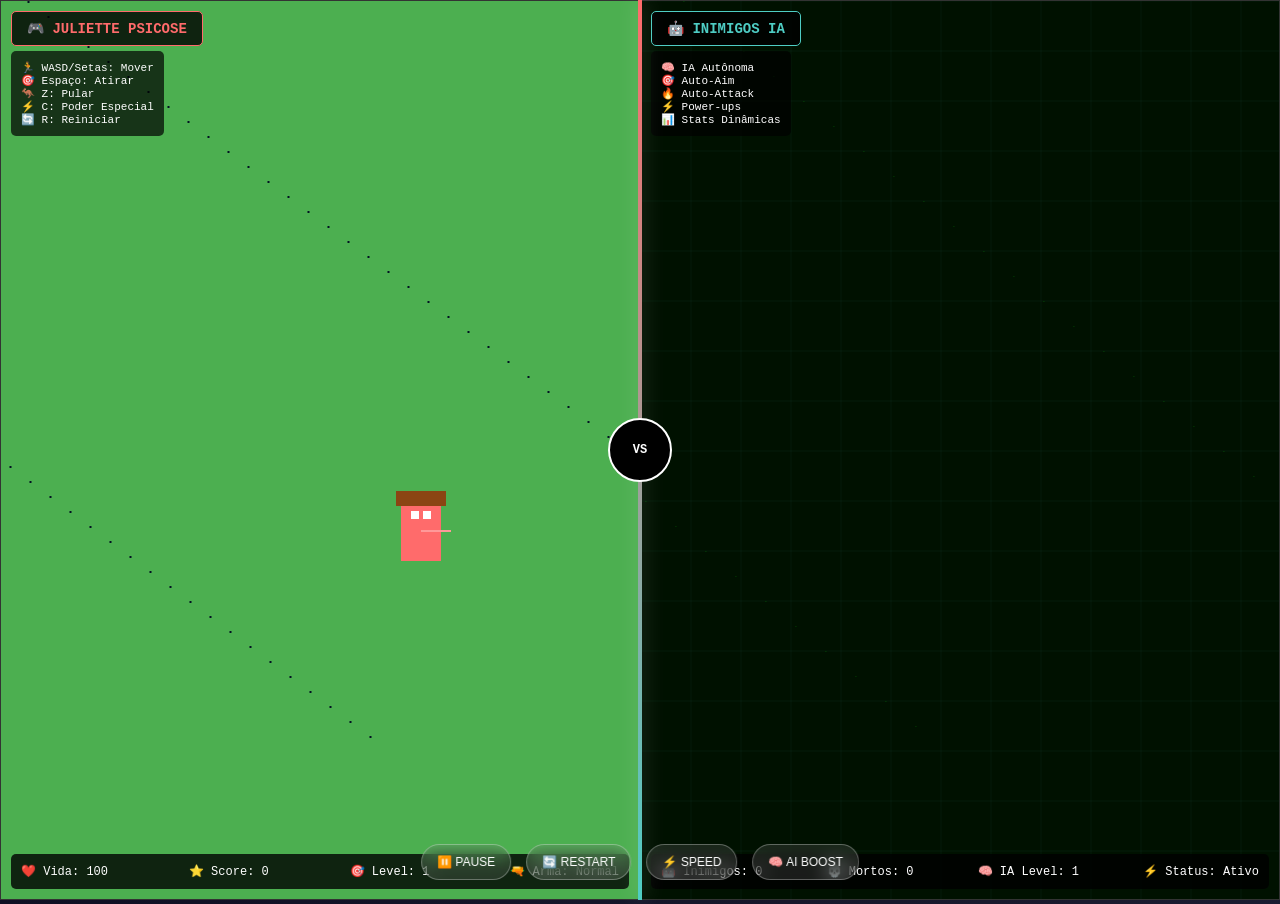
<file: split_screen_game.html>
<!DOCTYPE html>
<html lang="pt-BR">
<head>
    <meta charset="UTF-8">
    <meta name="viewport" content="width=device-width, initial-scale=1.0">
    <title>Juliette 2D - Tela Dividida: Juliette vs IA</title>
    <style>
        * {
            margin: 0;
            padding: 0;
            box-sizing: border-box;
        }
        
        body {
            background: linear-gradient(135deg, #0f0f23, #1a1a2e, #16213e);
            font-family: 'Courier New', monospace;
            color: white;
            overflow: hidden;
        }
        
        #gameContainer {
            width: 100vw;
            height: 100vh;
            display: flex;
            position: relative;
        }
        
        .game-panel {
            width: 50%;
            height: 100vh;
            position: relative;
            border: 1px solid #333;
        }
        
        .game-panel canvas {
            width: 100%;
            height: 100%;
            background: #000;
            image-rendering: pixelated;
        }
        
        .panel-header {
            position: absolute;
            top: 10px;
            left: 10px;
            z-index: 100;
            background: rgba(0, 0, 0, 0.8);
            padding: 8px 15px;
            border-radius: 5px;
            font-size: 14px;
            font-weight: bold;
        }
        
        .juliette-panel .panel-header {
            color: #ff6b6b;
            border: 1px solid #ff6b6b;
        }
        
        .ai-panel .panel-header {
            color: #4ecdc4;
            border: 1px solid #4ecdc4;
        }
        
        .divider {
            position: absolute;
            left: 50%;
            top: 0;
            width: 4px;
            height: 100vh;
            background: linear-gradient(to bottom, #ff6b6b, #4ecdc4);
            transform: translateX(-50%);
            z-index: 200;
            box-shadow: 0 0 20px rgba(255, 255, 255, 0.3);
        }
        
        .divider::before {
            content: "VS";
            position: absolute;
            top: 50%;
            left: 50%;
            transform: translate(-50%, -50%);
            background: #000;
            color: #fff;
            padding: 10px;
            border-radius: 50%;
            font-weight: bold;
            font-size: 12px;
            width: 40px;
            height: 40px;
            display: flex;
            align-items: center;
            justify-content: center;
            border: 2px solid #fff;
            animation: pulse 2s infinite;
        }
        
        @keyframes pulse {
            0%, 100% { transform: translate(-50%, -50%) scale(1); }
            50% { transform: translate(-50%, -50%) scale(1.1); }
        }
        
        .stats-panel {
            position: absolute;
            bottom: 10px;
            left: 10px;
            right: 10px;
            background: rgba(0, 0, 0, 0.8);
            padding: 10px;
            border-radius: 5px;
            display: flex;
            justify-content: space-between;
            font-size: 12px;
            z-index: 100;
        }
        
        .controls-info {
            position: absolute;
            top: 50px;
            left: 10px;
            background: rgba(0, 0, 0, 0.7);
            padding: 10px;
            border-radius: 5px;
            font-size: 11px;
            max-width: 200px;
            z-index: 100;
        }
        
        .mobile-controls {
            position: fixed;
            bottom: 20px;
            left: 50%;
            transform: translateX(-50%);
            z-index: 300;
            display: flex;
            gap: 15px;
        }
        
        .control-btn {
            background: rgba(255, 255, 255, 0.1);
            border: 1px solid rgba(255, 255, 255, 0.3);
            color: white;
            padding: 10px 15px;
            border-radius: 25px;
            font-size: 12px;
            cursor: pointer;
            backdrop-filter: blur(10px);
            transition: all 0.3s ease;
        }
        
        .control-btn:hover, .control-btn.active {
            background: rgba(255, 255, 255, 0.2);
            border-color: rgba(255, 255, 255, 0.6);
            transform: scale(1.05);
        }
        
        /* Responsivo para mobile */
        @media (max-width: 768px) {
            #gameContainer {
                flex-direction: column;
            }
            
            .game-panel {
                width: 100%;
                height: 50vh;
            }
            
            .divider {
                left: 0;
                top: 50%;
                width: 100vw;
                height: 4px;
                transform: translateY(-50%);
            }
            
            .divider::before {
                left: 50%;
                top: 50%;
            }
        }
    </style>
</head>
<body>
    <div id="gameContainer">
        <!-- Painel da Juliette (Esquerda/Superior) -->
        <div class="game-panel juliette-panel">
            <div class="panel-header">
                🎮 JULIETTE PSICOSE
            </div>
            <div class="controls-info">
                🏃 WASD/Setas: Mover<br>
                🎯 Espaço: Atirar<br>
                🦘 Z: Pular<br>
                ⚡ C: Poder Especial<br>
                🔄 R: Reiniciar
            </div>
            <canvas id="julietteCanvas" width="800" height="600"></canvas>
            <div class="stats-panel">
                <div>❤️ Vida: <span id="julietteHealth">100</span></div>
                <div>⭐ Score: <span id="julietteScore">0</span></div>
                <div>🎯 Level: <span id="julietteLevel">1</span></div>
                <div>🔫 Arma: <span id="julietteWeapon">Normal</span></div>
            </div>
        </div>
        
        <!-- Painel dos Inimigos IA (Direita/Inferior) -->
        <div class="game-panel ai-panel">
            <div class="panel-header">
                🤖 INIMIGOS IA
            </div>
            <div class="controls-info">
                🧠 IA Autônoma<br>
                🎯 Auto-Aim<br>
                🔥 Auto-Attack<br>
                ⚡ Power-ups<br>
                📊 Stats Dinâmicas
            </div>
            <canvas id="aiCanvas" width="800" height="600"></canvas>
            <div class="stats-panel">
                <div>🤖 Inimigos: <span id="enemyCount">0</span></div>
                <div>💀 Mortos: <span id="enemyKills">0</span></div>
                <div>🧠 IA Level: <span id="aiLevel">1</span></div>
                <div>⚡ Status: <span id="aiStatus">Ativo</span></div>
            </div>
        </div>
        
        <!-- Divisória Central -->
        <div class="divider"></div>
    </div>
    
    <!-- Controles Mobile -->
    <div class="mobile-controls">
        <button class="control-btn" id="pauseBtn">⏸️ PAUSE</button>
        <button class="control-btn" id="restartBtn">🔄 RESTART</button>
        <button class="control-btn" id="speedBtn">⚡ SPEED</button>
        <button class="control-btn" id="aiBoostBtn">🧠 AI BOOST</button>
    </div>
    
    <script>
        // ====================================
        // SISTEMA DE TELA DIVIDIDA
        // ====================================
        
        class SplitScreenGame {
            constructor() {
                this.julietteCanvas = document.getElementById('julietteCanvas');
                this.aiCanvas = document.getElementById('aiCanvas');
                this.julietteCtx = this.julietteCanvas.getContext('2d');
                this.aiCtx = this.aiCanvas.getContext('2d');
                
                this.gameSpeed = 1;
                this.isPaused = false;
                this.aiBoostActive = false;
                
                this.initializeGames();
                this.setupEventListeners();
                this.startGameLoops();
                
                console.log('🎮 Sistema de tela dividida inicializado!');
            }
            
            initializeGames() {
                // Inicializar jogo da Juliette
                this.julietteGame = new JulietteGame(this.julietteCanvas, this.julietteCtx);
                
                // Inicializar jogo dos inimigos IA
                this.aiGame = new AIEnemyGame(this.aiCanvas, this.aiCtx);
                
                this.resizeCanvases();
            }
            
            resizeCanvases() {
                const updateCanvas = (canvas) => {
                    const rect = canvas.getBoundingClientRect();
                    canvas.width = rect.width;
                    canvas.height = rect.height;
                };
                
                updateCanvas(this.julietteCanvas);
                updateCanvas(this.aiCanvas);
            }
            
            setupEventListeners() {
                // Controles mobile
                document.getElementById('pauseBtn').addEventListener('click', () => this.togglePause());
                document.getElementById('restartBtn').addEventListener('click', () => this.restart());
                document.getElementById('speedBtn').addEventListener('click', () => this.toggleSpeed());
                document.getElementById('aiBoostBtn').addEventListener('click', () => this.toggleAIBoost());
                
                // Controles de teclado
                document.addEventListener('keydown', (e) => this.handleKeyDown(e));
                
                // Redimensionamento
                window.addEventListener('resize', () => this.resizeCanvases());
            }
            
            handleKeyDown(e) {
                switch(e.key) {
                    case 'p':
                    case 'P':
                        this.togglePause();
                        break;
                    case 'r':
                    case 'R':
                        this.restart();
                        break;
                    case '1':
                        this.toggleSpeed();
                        break;
                    case '2':
                        this.toggleAIBoost();
                        break;
                }
                
                // Passar teclas para o jogo da Juliette
                this.julietteGame.handleKeyDown(e);
            }
            
            togglePause() {
                this.isPaused = !this.isPaused;
                const btn = document.getElementById('pauseBtn');
                btn.innerHTML = this.isPaused ? '▶️ PLAY' : '⏸️ PAUSE';
                btn.classList.toggle('active', this.isPaused);
            }
            
            restart() {
                this.julietteGame.restart();
                this.aiGame.restart();
                document.getElementById('restartBtn').classList.add('active');
                setTimeout(() => {
                    document.getElementById('restartBtn').classList.remove('active');
                }, 200);
            }
            
            toggleSpeed() {
                this.gameSpeed = this.gameSpeed === 1 ? 2 : 1;
                const btn = document.getElementById('speedBtn');
                btn.innerHTML = this.gameSpeed === 2 ? '⚡ FAST' : '⚡ SPEED';
                btn.classList.toggle('active', this.gameSpeed === 2);
            }
            
            toggleAIBoost() {
                this.aiBoostActive = !this.aiBoostActive;
                this.aiGame.setBoostMode(this.aiBoostActive);
                const btn = document.getElementById('aiBoostBtn');
                btn.innerHTML = this.aiBoostActive ? '🧠 BOOSTED' : '🧠 AI BOOST';
                btn.classList.toggle('active', this.aiBoostActive);
            }
            
            startGameLoops() {
                const gameLoop = () => {
                    if (!this.isPaused) {
                        // Atualizar jogos com velocidade ajustada
                        for (let i = 0; i < this.gameSpeed; i++) {
                            this.julietteGame.update();
                            this.aiGame.update();
                        }
                        
                        // Desenhar jogos
                        this.julietteGame.draw();
                        this.aiGame.draw();
                        
                        // Atualizar estatísticas
                        this.updateStats();
                    }
                    
                    requestAnimationFrame(gameLoop);
                };
                
                gameLoop();
            }
            
            updateStats() {
                // Estatísticas da Juliette
                document.getElementById('julietteHealth').textContent = this.julietteGame.player.health;
                document.getElementById('julietteScore').textContent = this.julietteGame.score;
                document.getElementById('julietteLevel').textContent = this.julietteGame.level;
                document.getElementById('julietteWeapon').textContent = this.julietteGame.player.weapon;
                
                // Estatísticas da IA
                document.getElementById('enemyCount').textContent = this.aiGame.enemies.length;
                document.getElementById('enemyKills').textContent = this.aiGame.killCount;
                document.getElementById('aiLevel').textContent = this.aiGame.difficultyLevel;
                document.getElementById('aiStatus').textContent = this.aiGame.isActive ? 'Ativo' : 'Pausado';
            }
        }
        
        // ====================================
        // JOGO DA JULIETTE
        // ====================================
        
        class JulietteGame {
            constructor(canvas, ctx) {
                this.canvas = canvas;
                this.ctx = ctx;
                this.player = new JuliettePlayer(canvas.width / 2, canvas.height - 100);
                this.bullets = [];
                this.enemies = [];
                this.particles = [];
                this.powerups = [];
                this.score = 0;
                this.level = 1;
                this.enemySpawnTimer = 0;
                this.backgroundOffset = 0;
                this.keys = {};
            }
            
            handleKeyDown(e) {
                this.keys[e.key.toLowerCase()] = true;
                this.keys[e.code] = true;
            }
            
            update() {
                // Atualizar jogador baseado nas teclas
                this.updatePlayerInput();
                this.player.update();
                
                // Atualizar elementos do jogo
                this.updateBullets();
                this.updateEnemies();
                this.updateParticles();
                this.spawnEnemies();
                this.checkCollisions();
                
                // Limpar teclas
                setTimeout(() => {
                    this.keys = {};
                }, 50);
                
                this.backgroundOffset += 0.5;
            }
            
            updatePlayerInput() {
                const player = this.player;
                
                // Movimento
                if (this.keys['a'] || this.keys['arrowleft']) {
                    player.moveLeft();
                }
                if (this.keys['d'] || this.keys['arrowright']) {
                    player.moveRight();
                }
                if (this.keys['w'] || this.keys['arrowup']) {
                    player.aimUp();
                }
                if (this.keys['s'] || this.keys['arrowdown']) {
                    player.aimDown();
                }
                
                // Ações
                if (this.keys[' '] || this.keys['space']) {
                    this.shoot();
                }
                if (this.keys['z']) {
                    player.jump();
                }
                if (this.keys['c']) {
                    player.useSpecialPower();
                }
            }
            
            shoot() {
                const bullet = this.player.shoot();
                if (bullet) {
                    this.bullets.push(bullet);
                }
            }
            
            updateBullets() {
                this.bullets = this.bullets.filter(bullet => {
                    bullet.update();
                    return bullet.y > 0 && bullet.y < this.canvas.height && 
                           bullet.x > 0 && bullet.x < this.canvas.width;
                });
            }
            
            updateEnemies() {
                this.enemies.forEach(enemy => enemy.update(this.player));
                this.enemies = this.enemies.filter(enemy => enemy.health > 0);
            }
            
            updateParticles() {
                this.particles = this.particles.filter(particle => {
                    particle.update();
                    return particle.life > 0;
                });
            }
            
            spawnEnemies() {
                this.enemySpawnTimer++;
                if (this.enemySpawnTimer > 120 - this.level * 10) {
                    this.enemySpawnTimer = 0;
                    const enemy = new Enemy(
                        Math.random() * this.canvas.width,
                        -50,
                        'soldier'
                    );
                    this.enemies.push(enemy);
                }
            }
            
            checkCollisions() {
                // Colisões bullet-enemy
                this.bullets.forEach((bullet, bIndex) => {
                    this.enemies.forEach((enemy, eIndex) => {
                        if (this.collision(bullet, enemy)) {
                            // Criar partículas de explosão
                            this.createExplosion(enemy.x, enemy.y, '#ff6b6b');
                            enemy.takeDamage(bullet.damage);
                            this.bullets.splice(bIndex, 1);
                            if (enemy.health <= 0) {
                                this.score += 100;
                                this.enemies.splice(eIndex, 1);
                            }
                        }
                    });
                });
                
                // Colisões player-enemy
                this.enemies.forEach(enemy => {
                    if (this.collision(this.player, enemy)) {
                        this.player.takeDamage(20);
                        this.createExplosion(this.player.x, this.player.y, '#ffff00');
                    }
                });
            }
            
            collision(obj1, obj2) {
                return obj1.x < obj2.x + obj2.width &&
                       obj1.x + obj1.width > obj2.x &&
                       obj1.y < obj2.y + obj2.height &&
                       obj1.y + obj1.height > obj2.y;
            }
            
            createExplosion(x, y, color) {
                for (let i = 0; i < 8; i++) {
                    this.particles.push(new Particle(x, y, color));
                }
            }
            
            draw() {
                // Limpar tela
                this.ctx.fillStyle = 'linear-gradient(to bottom, #000428, #004e92)';
                this.ctx.fillRect(0, 0, this.canvas.width, this.canvas.height);
                
                // Desenhar fundo animado
                this.drawBackground();
                
                // Desenhar elementos
                this.player.draw(this.ctx);
                this.bullets.forEach(bullet => bullet.draw(this.ctx));
                this.enemies.forEach(enemy => enemy.draw(this.ctx));
                this.particles.forEach(particle => particle.draw(this.ctx));
                this.powerups.forEach(powerup => powerup.draw(this.ctx));
            }
            
            drawBackground() {
                this.ctx.fillStyle = '#001122';
                for (let i = 0; i < 50; i++) {
                    const x = (i * 20 + this.backgroundOffset) % this.canvas.width;
                    const y = (i * 15) % this.canvas.height;
                    this.ctx.fillRect(x, y, 2, 2);
                }
            }
            
            restart() {
                this.player = new JuliettePlayer(this.canvas.width / 2, this.canvas.height - 100);
                this.bullets = [];
                this.enemies = [];
                this.particles = [];
                this.powerups = [];
                this.score = 0;
                this.level = 1;
            }
        }
        
        // ====================================
        // JOGO DOS INIMIGOS IA
        // ====================================
        
        class AIEnemyGame {
            constructor(canvas, ctx) {
                this.canvas = canvas;
                this.ctx = ctx;
                this.enemies = [];
                this.bullets = [];
                this.particles = [];
                this.killCount = 0;
                this.difficultyLevel = 1;
                this.isActive = true;
                this.spawnTimer = 0;
                this.boostMode = false;
                this.backgroundOffset = 0;
            }
            
            setBoostMode(active) {
                this.boostMode = active;
            }
            
            update() {
                if (!this.isActive) return;
                
                this.spawnAIEnemies();
                this.updateEnemies();
                this.updateBullets();
                this.updateParticles();
                this.checkAICollisions();
                this.increaseDifficulty();
                
                this.backgroundOffset += 0.8;
            }
            
            spawnAIEnemies() {
                this.spawnTimer++;
                const spawnRate = this.boostMode ? 30 : 60 - this.difficultyLevel * 5;
                
                if (this.spawnTimer > spawnRate && this.enemies.length < 15) {
                    this.spawnTimer = 0;
                    
                    const enemyTypes = ['soldier', 'robot', 'drone', 'tank'];
                    const type = enemyTypes[Math.floor(Math.random() * enemyTypes.length)];
                    
                    const enemy = new AIEnemy(
                        Math.random() * this.canvas.width,
                        Math.random() * 100 - 50,
                        type,
                        this.difficultyLevel
                    );
                    
                    this.enemies.push(enemy);
                }
            }
            
            updateEnemies() {
                this.enemies.forEach(enemy => {
                    enemy.updateAI(this.enemies);
                    
                    // IA atira automaticamente
                    if (Math.random() < 0.02 + this.difficultyLevel * 0.005) {
                        const bullet = enemy.shoot();
                        if (bullet) this.bullets.push(bullet);
                    }
                });
                
                // Remover inimigos destruídos
                this.enemies = this.enemies.filter(enemy => {
                    if (enemy.health <= 0) {
                        this.killCount++;
                        this.createExplosion(enemy.x, enemy.y, '#4ecdc4');
                        return false;
                    }
                    return true;
                });
            }
            
            updateBullets() {
                this.bullets = this.bullets.filter(bullet => {
                    bullet.update();
                    return bullet.y > -50 && bullet.y < this.canvas.height + 50 && 
                           bullet.x > -50 && bullet.x < this.canvas.width + 50;
                });
            }
            
            updateParticles() {
                this.particles = this.particles.filter(particle => {
                    particle.update();
                    return particle.life > 0;
                });
            }
            
            checkAICollisions() {
                // IA vs IA combat
                this.bullets.forEach((bullet, bIndex) => {
                    this.enemies.forEach((enemy, eIndex) => {
                        if (this.collision(bullet, enemy) && bullet.owner !== enemy) {
                            enemy.takeDamage(bullet.damage);
                            this.bullets.splice(bIndex, 1);
                            this.createExplosion(enemy.x, enemy.y, '#ff9999');
                        }
                    });
                });
                
                // Colisões entre inimigos
                for (let i = 0; i < this.enemies.length; i++) {
                    for (let j = i + 1; j < this.enemies.length; j++) {
                        if (this.collision(this.enemies[i], this.enemies[j])) {
                            // Separar inimigos que colidem
                            const dx = this.enemies[j].x - this.enemies[i].x;
                            const dy = this.enemies[j].y - this.enemies[i].y;
                            const distance = Math.sqrt(dx * dx + dy * dy);
                            
                            if (distance < 50) {
                                this.enemies[i].x -= dx * 0.1;
                                this.enemies[i].y -= dy * 0.1;
                                this.enemies[j].x += dx * 0.1;
                                this.enemies[j].y += dy * 0.1;
                            }
                        }
                    }
                }
            }
            
            collision(obj1, obj2) {
                return obj1.x < obj2.x + obj2.width &&
                       obj1.x + obj1.width > obj2.x &&
                       obj1.y < obj2.y + obj2.height &&
                       obj1.y + obj1.height > obj2.y;
            }
            
            increaseDifficulty() {
                if (this.killCount > 0 && this.killCount % 10 === 0) {
                    this.difficultyLevel = Math.min(10, Math.floor(this.killCount / 10) + 1);
                }
            }
            
            createExplosion(x, y, color) {
                for (let i = 0; i < 6; i++) {
                    this.particles.push(new Particle(x, y, color));
                }
            }
            
            draw() {
                // Fundo diferenciado para IA
                this.ctx.fillStyle = '#001100';
                this.ctx.fillRect(0, 0, this.canvas.width, this.canvas.height);
                
                // Fundo animado IA
                this.drawAIBackground();
                
                // Desenhar elementos
                this.enemies.forEach(enemy => enemy.draw(this.ctx));
                this.bullets.forEach(bullet => bullet.draw(this.ctx));
                this.particles.forEach(particle => particle.draw(this.ctx));
                
                // Overlay de boost
                if (this.boostMode) {
                    this.ctx.fillStyle = 'rgba(76, 205, 196, 0.1)';
                    this.ctx.fillRect(0, 0, this.canvas.width, this.canvas.height);
                }
            }
            
            drawAIBackground() {
                this.ctx.fillStyle = '#004400';
                for (let i = 0; i < 30; i++) {
                    const x = (i * 30 + this.backgroundOffset) % this.canvas.width;
                    const y = (i * 25) % this.canvas.height;
                    this.ctx.fillRect(x, y, 1, 1);
                }
                
                // Grid pattern
                this.ctx.strokeStyle = 'rgba(76, 205, 196, 0.1)';
                this.ctx.lineWidth = 0.5;
                for (let x = 0; x < this.canvas.width; x += 50) {
                    this.ctx.beginPath();
                    this.ctx.moveTo(x, 0);
                    this.ctx.lineTo(x, this.canvas.height);
                    this.ctx.stroke();
                }
                for (let y = 0; y < this.canvas.height; y += 50) {
                    this.ctx.beginPath();
                    this.ctx.moveTo(0, y);
                    this.ctx.lineTo(this.canvas.width, y);
                    this.ctx.stroke();
                }
            }
            
            restart() {
                this.enemies = [];
                this.bullets = [];
                this.particles = [];
                this.killCount = 0;
                this.difficultyLevel = 1;
                this.spawnTimer = 0;
            }
        }
        
        // ====================================
        // CLASSES DE PERSONAGENS
        // ====================================
        
        class JuliettePlayer {
            constructor(x, y) {
                this.x = x;
                this.y = y;
                this.width = 40;
                this.height = 60;
                this.health = 100;
                this.maxHealth = 100;
                this.weapon = 'Normal';
                this.speed = 5;
                this.jumpForce = 0;
                this.onGround = true;
                this.aimAngle = 0;
                this.shootCooldown = 0;
                this.specialPower = 100;
            }
            
            moveLeft() {
                this.x = Math.max(0, this.x - this.speed);
            }
            
            moveRight() {
                this.x = Math.min(800 - this.width, this.x + this.speed);
            }
            
            aimUp() {
                this.aimAngle = Math.max(-Math.PI/2, this.aimAngle - 0.1);
            }
            
            aimDown() {
                this.aimAngle = Math.min(Math.PI/2, this.aimAngle + 0.1);
            }
            
            jump() {
                if (this.onGround) {
                    this.jumpForce = -15;
                    this.onGround = false;
                }
            }
            
            shoot() {
                if (this.shootCooldown <= 0) {
                    this.shootCooldown = 10;
                    return new Bullet(
                        this.x + this.width/2,
                        this.y + this.height/2,
                        Math.cos(this.aimAngle) * 10,
                        Math.sin(this.aimAngle) * 10,
                        '#ff6b6b',
                        25
                    );
                }
                return null;
            }
            
            useSpecialPower() {
                if (this.specialPower >= 50) {
                    this.specialPower -= 50;
                    // Implementar poder especial
                    return true;
                }
                return false;
            }
            
            takeDamage(damage) {
                this.health = Math.max(0, this.health - damage);
            }
            
            update() {
                // Gravidade e física
                if (!this.onGround) {
                    this.jumpForce += 0.8; // gravidade
                    this.y += this.jumpForce;
                    
                    if (this.y >= 540) { // chão
                        this.y = 540;
                        this.onGround = true;
                        this.jumpForce = 0;
                    }
                }
                
                // Cooldowns
                if (this.shootCooldown > 0) this.shootCooldown--;
                if (this.specialPower < 100) this.specialPower += 0.2;
            }
            
            draw(ctx) {
                // Corpo da Juliette
                ctx.fillStyle = '#ff6b6b';
                ctx.fillRect(this.x, this.y, this.width, this.height);
                
                // Detalhes
                ctx.fillStyle = '#fff';
                ctx.fillRect(this.x + 10, this.y + 10, 8, 8); // olho esquerdo
                ctx.fillRect(this.x + 22, this.y + 10, 8, 8); // olho direito
                
                // Cabelo
                ctx.fillStyle = '#8B4513';
                ctx.fillRect(this.x - 5, this.y - 10, this.width + 10, 15);
                
                // Arma (indicador de mira)
                ctx.strokeStyle = '#ff9999';
                ctx.lineWidth = 2;
                ctx.beginPath();
                ctx.moveTo(this.x + this.width/2, this.y + this.height/2);
                ctx.lineTo(
                    this.x + this.width/2 + Math.cos(this.aimAngle) * 30,
                    this.y + this.height/2 + Math.sin(this.aimAngle) * 30
                );
                ctx.stroke();
                
                // Barra de vida
                ctx.fillStyle = '#333';
                ctx.fillRect(this.x, this.y - 20, this.width, 5);
                ctx.fillStyle = this.health > 50 ? '#4CAF50' : this.health > 25 ? '#FFA500' : '#F44336';
                ctx.fillRect(this.x, this.y - 20, (this.width * this.health) / this.maxHealth, 5);
            }
        }
        
        class AIEnemy {
            constructor(x, y, type, level) {
                this.x = x;
                this.y = y;
                this.type = type;
                this.level = level;
                this.width = 30;
                this.height = 40;
                this.health = 50 + level * 10;
                this.maxHealth = this.health;
                this.speed = 2 + level * 0.5;
                this.target = null;
                this.shootCooldown = 0;
                this.aiTimer = 0;
                this.direction = Math.random() > 0.5 ? 1 : -1;
                this.color = this.getTypeColor();
            }
            
            getTypeColor() {
                const colors = {
                    soldier: '#4ecdc4',
                    robot: '#95a5a6',
                    drone: '#9b59b6',
                    tank: '#e74c3c'
                };
                return colors[this.type] || '#4ecdc4';
            }
            
            updateAI(allEnemies) {
                this.aiTimer++;
                
                // Comportamento baseado no tipo
                switch(this.type) {
                    case 'soldier':
                        this.soldierAI(allEnemies);
                        break;
                    case 'robot':
                        this.robotAI(allEnemies);
                        break;
                    case 'drone':
                        this.droneAI(allEnemies);
                        break;
                    case 'tank':
                        this.tankAI(allEnemies);
                        break;
                }
                
                // Manter dentro dos limites
                this.x = Math.max(0, Math.min(800 - this.width, this.x));
                this.y = Math.max(0, Math.min(600 - this.height, this.y));
                
                if (this.shootCooldown > 0) this.shootCooldown--;
            }
            
            soldierAI(allEnemies) {
                // Movimento padrão
                this.x += this.direction * this.speed;
                
                // Mudar direção nas bordas ou ocasionalmente
                if (this.x <= 0 || this.x >= 800 - this.width || Math.random() < 0.01) {
                    this.direction *= -1;
                }
                
                // Buscar alvo próximo
                this.findNearestTarget(allEnemies);
            }
            
            robotAI(allEnemies) {
                // Movimento mais preciso
                const centerX = 400;
                const centerY = 300;
                
                if (this.x < centerX) this.x += this.speed * 0.8;
                if (this.x > centerX) this.x -= this.speed * 0.8;
                if (this.y < centerY) this.y += this.speed * 0.6;
                if (this.y > centerY) this.y -= this.speed * 0.6;
                
                this.findNearestTarget(allEnemies);
            }
            
            droneAI(allEnemies) {
                // Movimento aéreo
                this.y += Math.sin(this.aiTimer * 0.1) * 2;
                this.x += Math.cos(this.aiTimer * 0.05) * 3;
                
                this.findNearestTarget(allEnemies);
            }
            
            tankAI(allEnemies) {
                // Movimento lento mas poderoso
                this.x += this.direction * (this.speed * 0.5);
                
                if (this.x <= 0 || this.x >= 800 - this.width) {
                    this.direction *= -1;
                }
                
                this.findNearestTarget(allEnemies);
            }
            
            findNearestTarget(allEnemies) {
                let nearest = null;
                let nearestDistance = Infinity;
                
                allEnemies.forEach(enemy => {
                    if (enemy !== this && enemy.type !== this.type) {
                        const distance = Math.sqrt(
                            (enemy.x - this.x) ** 2 + (enemy.y - this.y) ** 2
                        );
                        if (distance < nearestDistance) {
                            nearest = enemy;
                            nearestDistance = distance;
                        }
                    }
                });
                
                this.target = nearest;
            }
            
            shoot() {
                if (this.shootCooldown <= 0 && this.target) {
                    this.shootCooldown = 30 + Math.random() * 30;
                    
                    const dx = this.target.x - this.x;
                    const dy = this.target.y - this.y;
                    const distance = Math.sqrt(dx * dx + dy * dy);
                    
                    return new Bullet(
                        this.x + this.width/2,
                        this.y + this.height/2,
                        (dx / distance) * 6,
                        (dy / distance) * 6,
                        this.color,
                        20,
                        this
                    );
                }
                return null;
            }
            
            takeDamage(damage) {
                this.health -= damage;
            }
            
            draw(ctx) {
                // Corpo do inimigo
                ctx.fillStyle = this.color;
                ctx.fillRect(this.x, this.y, this.width, this.height);
                
                // Detalhes baseados no tipo
                ctx.fillStyle = '#fff';
                switch(this.type) {
                    case 'soldier':
                        ctx.fillRect(this.x + 8, this.y + 5, 4, 4);
                        ctx.fillRect(this.x + 18, this.y + 5, 4, 4);
                        break;
                    case 'robot':
                        ctx.fillRect(this.x + 6, this.y + 4, 6, 6);
                        ctx.fillRect(this.x + 18, this.y + 4, 6, 6);
                        break;
                    case 'drone':
                        ctx.fillRect(this.x + 10, this.y + 8, 10, 4);
                        break;
                    case 'tank':
                        ctx.fillRect(this.x, this.y - 5, this.width, 5);
                        break;
                }
                
                // Indicador de alvo
                if (this.target) {
                    ctx.strokeStyle = '#ff0000';
                    ctx.lineWidth = 1;
                    ctx.beginPath();
                    ctx.moveTo(this.x + this.width/2, this.y + this.height/2);
                    ctx.lineTo(this.target.x + this.target.width/2, this.target.y + this.target.height/2);
                    ctx.stroke();
                }
                
                // Barra de vida
                ctx.fillStyle = '#333';
                ctx.fillRect(this.x, this.y - 10, this.width, 3);
                ctx.fillStyle = '#4CAF50';
                ctx.fillRect(this.x, this.y - 10, (this.width * this.health) / this.maxHealth, 3);
            }
        }
        
        class Enemy extends AIEnemy {
            constructor(x, y, type) {
                super(x, y, type, 1);
            }
            
            update(player) {
                this.y += this.speed;
                this.target = player;
            }
            
            draw(ctx) {
                ctx.fillStyle = '#e74c3c';
                ctx.fillRect(this.x, this.y, this.width, this.height);
                
                ctx.fillStyle = '#fff';
                ctx.fillRect(this.x + 8, this.y + 8, 4, 4);
                ctx.fillRect(this.x + 18, this.y + 8, 4, 4);
                
                // Barra de vida
                ctx.fillStyle = '#333';
                ctx.fillRect(this.x, this.y - 8, this.width, 3);
                ctx.fillStyle = '#4CAF50';
                ctx.fillRect(this.x, this.y - 8, (this.width * this.health) / this.maxHealth, 3);
            }
        }
        
        class Bullet {
            constructor(x, y, vx, vy, color, damage, owner = null) {
                this.x = x;
                this.y = y;
                this.vx = vx;
                this.vy = vy;
                this.color = color;
                this.damage = damage;
                this.owner = owner;
                this.width = 6;
                this.height = 6;
            }
            
            update() {
                this.x += this.vx;
                this.y += this.vy;
            }
            
            draw(ctx) {
                ctx.fillStyle = this.color;
                ctx.fillRect(this.x - this.width/2, this.y - this.height/2, this.width, this.height);
                
                // Efeito de rastro
                ctx.fillStyle = this.color + '66';
                ctx.fillRect(this.x - this.vx - this.width/2, this.y - this.vy - this.height/2, this.width, this.height);
            }
        }
        
        class Particle {
            constructor(x, y, color) {
                this.x = x;
                this.y = y;
                this.vx = (Math.random() - 0.5) * 8;
                this.vy = (Math.random() - 0.5) * 8;
                this.color = color;
                this.life = 30 + Math.random() * 30;
                this.maxLife = this.life;
                this.size = 2 + Math.random() * 4;
            }
            
            update() {
                this.x += this.vx;
                this.y += this.vy;
                this.vx *= 0.98;
                this.vy *= 0.98;
                this.life--;
            }
            
            draw(ctx) {
                const alpha = this.life / this.maxLife;
                ctx.fillStyle = this.color + Math.floor(alpha * 255).toString(16).padStart(2, '0');
                ctx.fillRect(this.x - this.size/2, this.y - this.size/2, this.size, this.size);
            }
        }
        
        // ====================================
        // INICIALIZAÇÃO
        // ====================================
        
        window.addEventListener('load', () => {
            console.log('🎮 Iniciando sistema de tela dividida...');
            new SplitScreenGame();
        });
        
        // Prevenir zoom em dispositivos móveis
        document.addEventListener('touchstart', function (event) {
            if (event.touches.length > 1) {
                event.preventDefault();
            }
        });
        
        let lastTouchEnd = 0;
        document.addEventListener('touchend', function (event) {
            const now = (new Date()).getTime();
            if (now - lastTouchEnd <= 300) {
                event.preventDefault();
            }
            lastTouchEnd = now;
        }, false);
    </script>
</body>
</html>
</file>
<file: style.css>
/* Estilo para o jogo Juliette Psicose 2D */
body {
    margin: 0;
    padding: 0;
    background: linear-gradient(135deg, #0a0a0a, #1a1a1a);
    display: flex;
    justify-content: center;
    align-items: center;
    width: 100vw;
    height: 100vh;
    font-family: 'Courier New', monospace;
    overflow: hidden;
    position: relative;
    image-rendering: pixelated;
    image-rendering: -moz-crisp-edges;
    image-rendering: crisp-edges;
}

#gameContainer {
    position: relative;
    width: 100%;
    height: 100%;
    max-width: 100vw;
    max-height: 100vh;
    border-radius: 8px;
    box-shadow: 0 0 30px rgba(255, 215, 0, 0.3);
    background: #000;
    padding: 2px;
    display: flex;
    justify-content: center;
    align-items: center;
    box-sizing: border-box;
}

canvas {
    background: #000;
    border: 3px solid #FFD700;
    border-radius: 5px;
    image-rendering: pixelated;
    image-rendering: -moz-crisp-edges;
    image-rendering: crisp-edges;
    display: block;
    box-shadow: inset 0 0 20px rgba(255, 215, 0, 0.2);
    width: 100%;
    height: 100%;
    object-fit: fill;
    position: relative;
}

/* Game title */
.game-info {
    position: absolute;
    top: -40px;
    left: 0;
    right: 0;
    text-align: center;
    color: #FFD700;
    font-size: 20px;
    font-weight: bold;
    text-shadow: 2px 2px 4px rgba(0, 0, 0, 0.8), 0 0 10px rgba(255, 215, 0, 0.5);
    font-family: 'Courier New', monospace;
    letter-spacing: 2px;
}

/* Controls info */
.controls {
    position: absolute;
    bottom: -60px;
    left: 0;
    right: 0;
    text-align: center;
    color: #AAA;
    font-size: 11px;
    font-family: 'Courier New', monospace;
    line-height: 1.4;
}

/* Fullscreen button */
.fullscreen-btn {
    position: fixed;
    top: 25px;
    left: 50%;
    transform: translateX(-50%);
    background: linear-gradient(135deg, #2a2a2a, #1a1a1a);
    color: #FFD700;
    border: 2px solid #FFD700;
    border-radius: 6px;
    padding: 4px 8px;
    font-family: 'Courier New', monospace;
    font-size: 9px;
    font-weight: bold;
    cursor: pointer;
    transition: all 0.3s ease;
    box-shadow: 0 2px 8px rgba(255, 215, 0, 0.3);
    z-index: 1001;
    line-height: 1;
}

.fullscreen-btn:hover {
    background: linear-gradient(135deg, #3a3a3a, #2a2a2a);
    border-color: #FFF;
    color: #FFF;
    box-shadow: 0 4px 12px rgba(255, 215, 0, 0.5);
    transform: translateY(-1px);
}

.fullscreen-btn:active {
    transform: translateY(0px);
    box-shadow: 0 2px 4px rgba(0, 0, 0, 0.3);
}

.fullscreen-btn.fullscreen-active {
    background: linear-gradient(135deg, #FFD700, #FFA500);
    color: #000;
    border-color: #FFF;
}

/* Arcade scan lines effect */
canvas::after {
    content: '';
    position: absolute;
    top: 0;
    left: 0;
    right: 0;
    bottom: 0;
    pointer-events: none;
    background: repeating-linear-gradient(
        0deg,
        transparent,
        transparent 2px,
        rgba(255, 215, 0, 0.05) 2px,
        rgba(255, 215, 0, 0.05) 4px
    );
}

/* Responsividade */
@media (max-width: 850px) {
    body {
        padding: 5px;
    }
    #gameContainer {
        padding: 2px;
        width: 100%;
        height: 100%;
    }
    canvas {
        border: 2px solid #FFD700;
    }
    .game-info {
        font-size: 16px;
        top: -30px;
    }
    .controls {
        font-size: 10px;
        bottom: -40px;
    }
}

@media (max-width: 480px) {
    body {
        padding: 2px;
    }
    #gameContainer {
        padding: 1px;
        border-radius: 3px;
    }
    canvas {
        border: 1px solid #FFD700;
        border-radius: 3px;
    }
    .fullscreen-btn {
        font-size: 8px;
        padding: 3px 6px;
        top: 10px;
    }
    .game-info {
        font-size: 12px;
        top: -25px;
    }
    .controls {
        font-size: 9px;
        bottom: -35px;
    }
}

/* Mobile fighting game controls */
.mobile-controls {
    position: fixed;
    bottom: 0;
    left: 0;
    right: 0;
    height: 200px;
    background: transparent;
    display: none;
    z-index: 1000;
    pointer-events: none;
}

.mobile-controls.active {
    display: block;
    pointer-events: all;
}

/* Fighting game specific control layout */
.controls-left {
    position: absolute;
    left: 20px;
    bottom: 20px;
    width: 140px;
    height: 140px;
}

.controls-right {
    position: absolute;
    right: 10px;
    bottom: 20px;
    width: 160px;
    height: 140px;
}

.controls-center {
    position: absolute;
    left: 50%;
    bottom: 10px;
    transform: translateX(-50%);
    width: 200px;
    display: flex;
    justify-content: center;
    align-items: center;
}

/* System buttons for fighting game */
.system-buttons {
    display: flex;
    gap: 15px;
    justify-content: center;
}

.system-button {
    background: rgba(255, 215, 0, 0.3);
    border: 2px solid rgba(255, 215, 0, 0.7);
    border-radius: 8px;
    color: white;
    font-weight: bold;
    font-size: 12px;
    width: 50px;
    height: 30px;
    display: flex;
    align-items: center;
    justify-content: center;
    user-select: none;
    touch-action: manipulation;
    box-shadow: 0 2px 6px rgba(255, 215, 0, 0.4);
    font-family: 'Courier New', monospace;
}

.system-button:active {
    background: rgba(255, 215, 0, 0.5);
    transform: scale(0.95);
}

/* D-pad for movement */
.dpad {
    position: relative;
    width: 140px;
    height: 140px;
}

.dpad-button {
    position: absolute;
    background: rgba(255, 215, 0, 0.25);
    border: 2px solid rgba(255, 215, 0, 0.6);
    border-radius: 8px;
    color: white;
    font-weight: bold;
    font-size: 18px;
    display: flex;
    align-items: center;
    justify-content: center;
    user-select: none;
    touch-action: manipulation;
    box-shadow: 0 2px 8px rgba(255, 215, 0, 0.4);
}

.dpad-button:active {
    background: rgba(255, 215, 0, 0.4);
    transform: scale(0.95);
}

.dpad-up {
    top: 0;
    left: 50%;
    transform: translateX(-50%);
    width: 50px;
    height: 50px;
}

.dpad-down {
    bottom: 0;
    left: 50%;
    transform: translateX(-50%);
    width: 50px;
    height: 50px;
}

.dpad-left {
    left: 0;
    top: 50%;
    transform: translateY(-50%);
    width: 50px;
    height: 50px;
}

.dpad-right {
    right: 0;
    top: 50%;
    transform: translateY(-50%);
    width: 50px;
    height: 50px;
}

/* Action buttons for fighting moves */
.action-buttons {
    display: grid;
    grid-template-columns: repeat(2, 1fr);
    grid-template-rows: repeat(2, 1fr);
    gap: 10px;
    width: 100%;
    height: 100%;
}

.action-button {
    background: rgba(255, 68, 68, 0.4);
    border: 2px solid rgba(255, 68, 68, 0.8);
    border-radius: 50%;
    color: white;
    font-weight: bold;
    font-size: 16px;
    display: flex;
    align-items: center;
    justify-content: center;
    user-select: none;
    touch-action: manipulation;
    min-width: 60px;
    min-height: 60px;
    box-shadow: 0 2px 8px rgba(255, 68, 68, 0.4);
    text-shadow: 1px 1px 2px rgba(0, 0, 0, 0.8);
    font-family: 'Courier New', monospace;
}

.action-button:active {
    background: rgba(255, 68, 68, 0.6);
    transform: scale(0.95);
}

/* Specific button styles for fighting moves */
.action-button.punch {
    background: rgba(255, 68, 68, 0.4);
    border: 2px solid rgba(255, 68, 68, 0.8);
    grid-row: 1;
    grid-column: 1;
}

.action-button.kick {
    background: rgba(68, 68, 255, 0.4);
    border: 2px solid rgba(68, 68, 255, 0.8);
    grid-row: 1;
    grid-column: 2;
}

.action-button.block {
    background: rgba(68, 255, 68, 0.4);
    border: 2px solid rgba(68, 255, 68, 0.8);
    grid-row: 2;
    grid-column: 1;
}

.action-button.special {
    background: rgba(255, 215, 0, 0.4);
    border: 2px solid rgba(255, 215, 0, 0.8);
    grid-row: 2;
    grid-column: 2;
}

.action-button.punch:active {
    background: rgba(255, 68, 68, 0.6);
}

.action-button.kick:active {
    background: rgba(68, 68, 255, 0.6);
}

.action-button.block:active {
    background: rgba(68, 255, 68, 0.6);
}

.action-button.special:active {
    background: rgba(255, 215, 0, 0.6);
}

/* Responsividade extra */
@media (max-width: 768px) {
    .mobile-controls {
        height: 180px;
    }
    .controls-left {
        width: 120px;
        height: 120px;
    }
    .dpad {
        width: 120px;
        height: 120px;
    }
    .dpad-button {
        font-size: 16px;
    }
    .dpad-up, .dpad-down, .dpad-left, .dpad-right {
        width: 45px;
        height: 45px;
    }
    .action-button {
        min-width: 50px;
        min-height: 50px;
        font-size: 14px;
    }
}

@media (max-width: 480px) {
    .mobile-controls {
        height: 160px;
    }
    .controls-left {
        left: 10px;
        bottom: 10px;
        width: 120px;
        height: 120px;
    }
    .controls-right {
        right: 10px;
        bottom: 10px;
        width: 140px;
        height: 120px;
    }
    .dpad {
        width: 120px;
        height: 120px;
    }
    .dpad-up, .dpad-down, .dpad-left, .dpad-right {
        width: 40px;
        height: 40px;
    }
    .action-button {
        min-width: 45px;
        min-height: 45px;
        font-size: 12px;
    }
}

/* Adicionais para controles móveis */
.dpad-center {
    position: absolute;
    top: 50%;
    left: 50%;
    transform: translate(-50%, -50%);
    width: 30px;
    height: 30px;
    background: rgba(255, 215, 0, 0.1);
    border: 1px solid rgba(255, 215, 0, 0.2);
    border-radius: 50%;
    pointer-events: none;
}

.dpad-button.pressed,
.action-button.pressed {
    background: rgba(255, 215, 0, 0.5) !important;
    border-color: rgba(255, 215, 0, 0.8) !important;
    box-shadow: 0 0 15px rgba(255, 215, 0, 0.3);
}

.system-button.pressed {
    background: rgba(255, 215, 0, 0.7) !important;
    border-color: rgba(255, 215, 0, 1) !important;
    box-shadow: 0 0 15px rgba(255, 215, 0, 0.5);
    transform: scale(0.95);
}

/* Visual feedback for button presses */
@keyframes vibrate {
    0% { transform: translate(0); }
    10% { transform: translate(-1px, -1px); }
    20% { transform: translate(1px, -1px); }
    30% { transform: translate(-1px, 1px); }
    40% { transform: translate(1px, 1px); }
    50% { transform: translate(0); }
}

.action-button.vibrate {
    animation: vibrate 0.1s linear;
}

/* Button glow effects */
.action-button::before {
    content: '';
    position: absolute;
    top: -2px;
    left: -2px;
    right: -2px;
    bottom: -2px;
    background: linear-gradient(45deg, transparent, rgba(255, 215, 0, 0.1), transparent);
    border-radius: 50%;
    opacity: 0;
    transition: opacity 0.3s ease;
    pointer-events: none;
}

.action-button:active::before {
    opacity: 1;
}

/* Landscape orientation adjustments */
@media screen and (orientation: landscape) and (max-height: 500px) {
    .mobile-controls {
        height: 140px;
    }
    .controls-left {
        width: 120px;
        height: 120px;
        bottom: 10px;
    }
    .controls-right {
        width: 140px;
        height: 120px;
        bottom: 10px;
        right: 5px;
    }
    .dpad {
        width: 120px;
        height: 120px;
    }
    .dpad-up, .dpad-down, .dpad-left, .dpad-right {
        width: 35px;
        height: 35px;
        font-size: 14px;
    }
    .action-button {
        min-width: 40px;
        min-height: 40px;
        font-size: 11px;
    }
    
    .dpad-center {
        width: 25px;
        height: 25px;
    }
}

/* Large screen adjustments */
@media (min-width: 1200px) {
    #gameContainer {
        padding: 3px;
    }
    canvas {
        border: 4px solid #FFD700;
    }
}

@media (min-aspect-ratio: 21/9) {
    .game-info {
        font-size: 22px;
        top: -45px;
    }
    .controls {
        font-size: 12px;
    }
}
</file>
<file: emulator-styles.css>
/* Reset básico */
* {
    margin: 0;
    padding: 0;
    box-sizing: border-box;
}

body {
    font-family: 'Segoe UI', Tahoma, Geneva, Verdana, sans-serif;
    background: linear-gradient(135deg, #1e3c72, #2a5298);
    color: #333;
    min-height: 100vh;
}

/* Container principal */
.container {
    display: flex;
    min-height: 100vh;
    max-width: 1400px;
    margin: 0 auto;
    background: rgba(255, 255, 255, 0.95);
    box-shadow: 0 0 30px rgba(0, 0, 0, 0.3);
}

/* Menu lateral */
.docs-nav {
    width: 280px;
    background: #2c3e50;
    color: white;
    padding: 20px 0;
    overflow-y: auto;
    height: 100vh;
    position: sticky;
    top: 0;
    list-style: none;
}

.docs-nav li {
    margin: 0;
    padding: 8px 20px;
    border-bottom: 1px solid rgba(255, 255, 255, 0.1);
}

.docs-nav li:hover {
    background: rgba(255, 255, 255, 0.1);
}

.docs-nav strong {
    color: #3498db;
    font-size: 16px;
    text-transform: uppercase;
    letter-spacing: 1px;
    margin-top: 15px;
    display: block;
}

.docs-nav a {
    color: #ecf0f1;
    text-decoration: none;
    display: block;
    padding: 5px 0;
    transition: color 0.3s ease;
    cursor: pointer;
}

.docs-nav a:hover {
    color: #3498db;
    transform: translateX(5px);
    transition: all 0.3s ease;
}

.docs-nav a.active {
    color: #e74c3c;
    font-weight: bold;
}

.separator {
    height: 20px;
    border-bottom: 2px solid #34495e !important;
}

/* Upload de ROM */
#romUpload {
    width: 100%;
    padding: 8px;
    margin: 10px 0;
    border: 2px dashed #3498db;
    background: rgba(255, 255, 255, 0.1);
    color: white;
    border-radius: 5px;
    cursor: pointer;
}

#romUpload:hover {
    background: rgba(255, 255, 255, 0.2);
}

/* Conteúdo principal */
.docs-content {
    flex: 1;
    padding: 30px;
    overflow-y: auto;
}

#console-title {
    color: #2c3e50;
    font-size: 28px;
    margin-bottom: 30px;
    text-align: center;
    border-bottom: 3px solid #3498db;
    padding-bottom: 10px;
}

/* Container do emulador */
#emulator-container {
    background: #34495e;
    border-radius: 10px;
    padding: 20px;
    margin-bottom: 30px;
    box-shadow: 0 5px 15px rgba(0, 0, 0, 0.3);
}

#game {
    border-radius: 8px;
    overflow: hidden;
    border: 3px solid #2c3e50;
    background: #000;
}

/* Controles */
.controls {
    display: flex;
    justify-content: center;
    gap: 15px;
    margin-top: 20px;
    flex-wrap: wrap;
}

.control-btn {
    background: linear-gradient(45deg, #3498db, #2980b9);
    color: white;
    border: none;
    padding: 12px 20px;
    border-radius: 25px;
    cursor: pointer;
    font-size: 14px;
    font-weight: bold;
    transition: all 0.3s ease;
    box-shadow: 0 3px 10px rgba(0, 0, 0, 0.2);
}

.control-btn:hover {
    transform: translateY(-2px);
    box-shadow: 0 5px 15px rgba(0, 0, 0, 0.3);
    background: linear-gradient(45deg, #2980b9, #3498db);
}

.control-btn:active {
    transform: translateY(1px);
}

/* Código de exemplo */
h3 {
    color: #2c3e50;
    margin: 30px 0 15px 0;
    font-size: 20px;
    border-left: 4px solid #3498db;
    padding-left: 15px;
}

.prettyprint {
    background: #f8f9fa;
    border: 1px solid #e9ecef;
    border-radius: 8px;
    padding: 20px;
    font-family: 'Courier New', monospace;
    font-size: 14px;
    overflow-x: auto;
    line-height: 1.6;
    box-shadow: inset 0 2px 4px rgba(0, 0, 0, 0.1);
}

.prettyprint .tag { color: #d73a49; }
.prettyprint .atn { color: #6f42c1; }
.prettyprint .atv { color: #032f62; }
.prettyprint .pln { color: #24292e; }
.prettyprint .pun { color: #d73a49; }
.prettyprint .str { color: #032f62; }
.prettyprint .kwd { color: #d73a49; font-weight: bold; }
.prettyprint .com { color: #6a737d; font-style: italic; }

/* Informações de extensões e BIOS */
#extensions-info, #bios-info {
    background: #ecf0f1;
    padding: 15px;
    border-radius: 8px;
    margin: 15px 0;
    border-left: 4px solid #3498db;
}

#file-extensions {
    list-style: none;
    margin: 10px 0;
    display: flex;
    flex-wrap: wrap;
    gap: 10px;
}

#file-extensions li {
    background: #3498db;
    color: white;
    padding: 5px 12px;
    border-radius: 15px;
    font-weight: bold;
    font-size: 12px;
}

/* Responsividade */
@media (max-width: 768px) {
    .container {
        flex-direction: column;
    }
    
    .docs-nav {
        width: 100%;
        height: auto;
        position: static;
    }
    
    .docs-content {
        padding: 15px;
    }
    
    #console-title {
        font-size: 22px;
    }
    
    .controls {
        flex-direction: column;
        align-items: center;
    }
    
    .control-btn {
        width: 200px;
    }
    
    #emulator-container div[style*="640px"] {
        width: 100% !important;
        max-width: 640px;
    }
}

@media (max-width: 480px) {
    .docs-nav {
        padding: 10px 0;
    }
    
    .docs-nav li {
        padding: 6px 15px;
    }
    
    #console-title {
        font-size: 18px;
    }
    
    #emulator-container {
        padding: 15px;
    }
    
    .control-btn {
        padding: 10px 15px;
        font-size: 12px;
    }
}

/* Animações */
@keyframes fadeIn {
    from { opacity: 0; transform: translateY(20px); }
    to { opacity: 1; transform: translateY(0); }
}

.docs-content {
    animation: fadeIn 0.5s ease;
}

/* Scrollbar personalizada */
.docs-nav::-webkit-scrollbar {
    width: 8px;
}

.docs-nav::-webkit-scrollbar-track {
    background: #34495e;
}

.docs-nav::-webkit-scrollbar-thumb {
    background: #3498db;
    border-radius: 4px;
}

.docs-nav::-webkit-scrollbar-thumb:hover {
    background: #2980b9;
}
</file>
